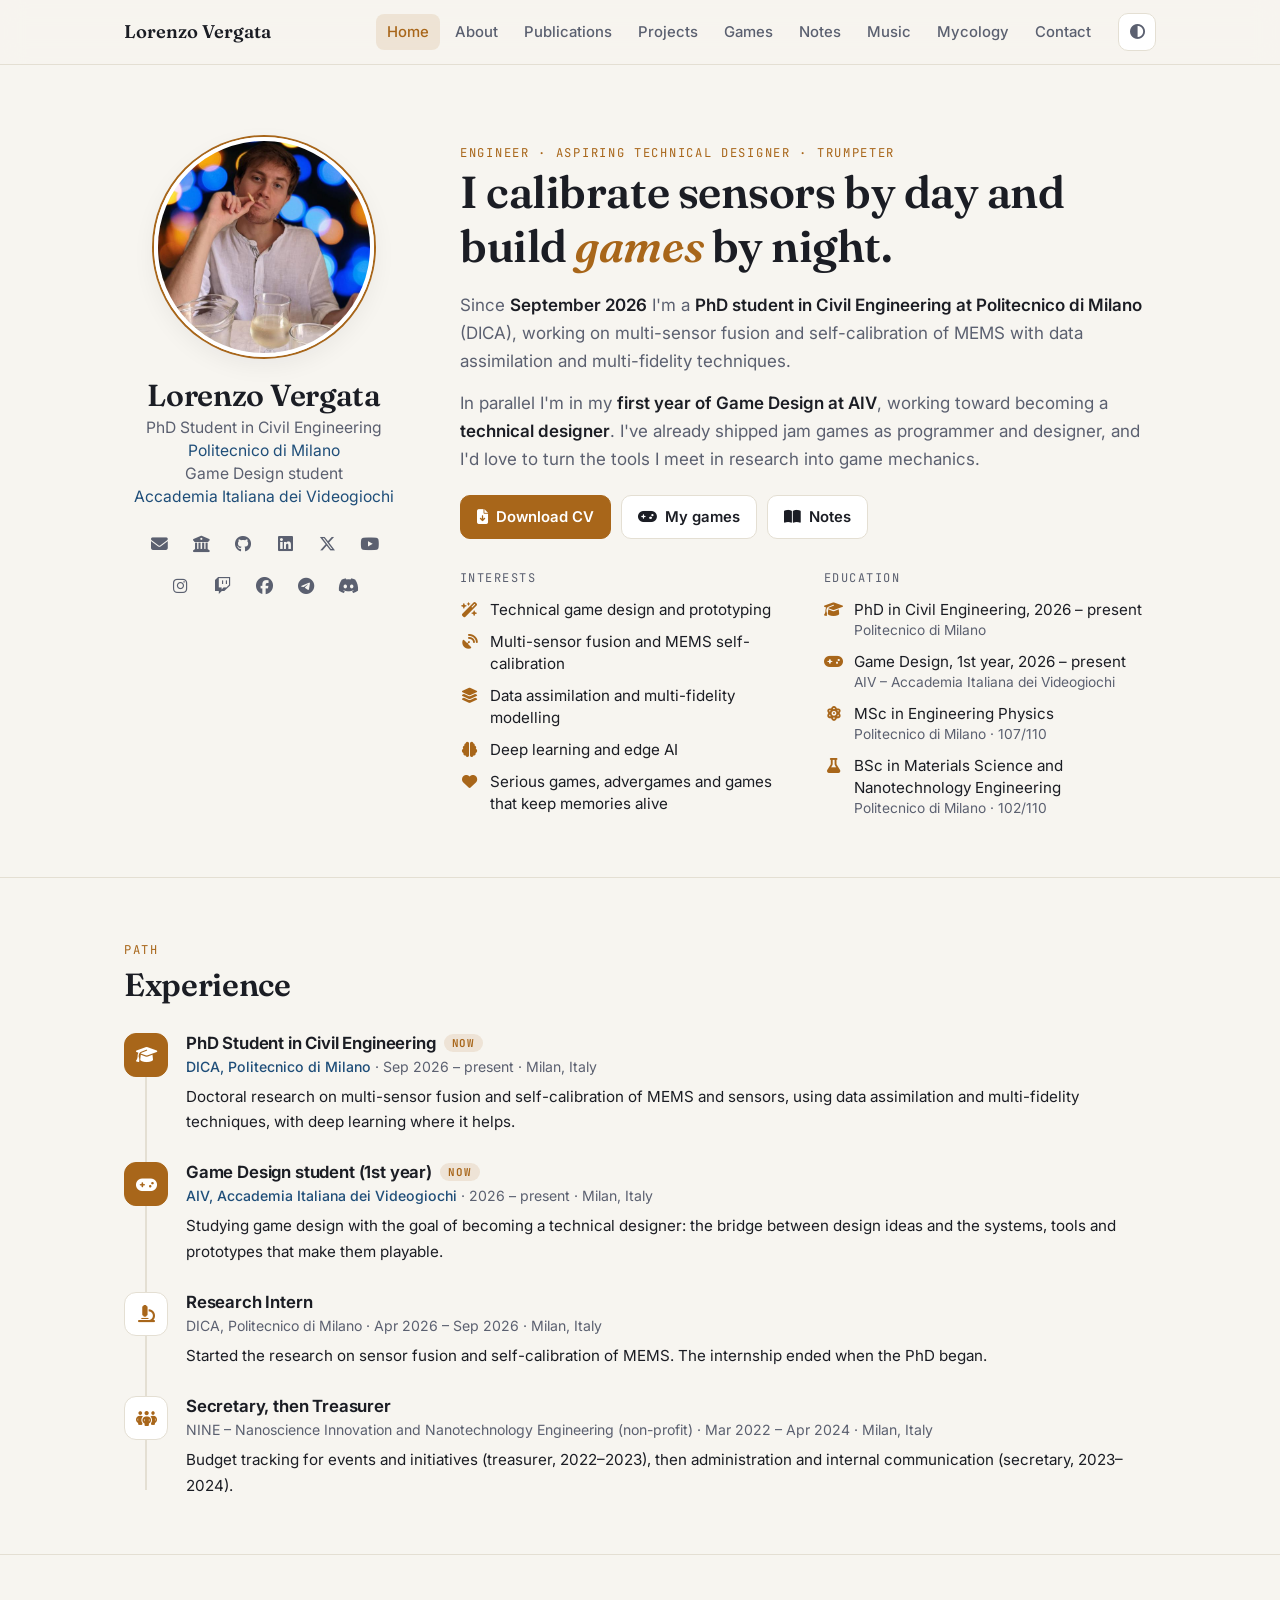
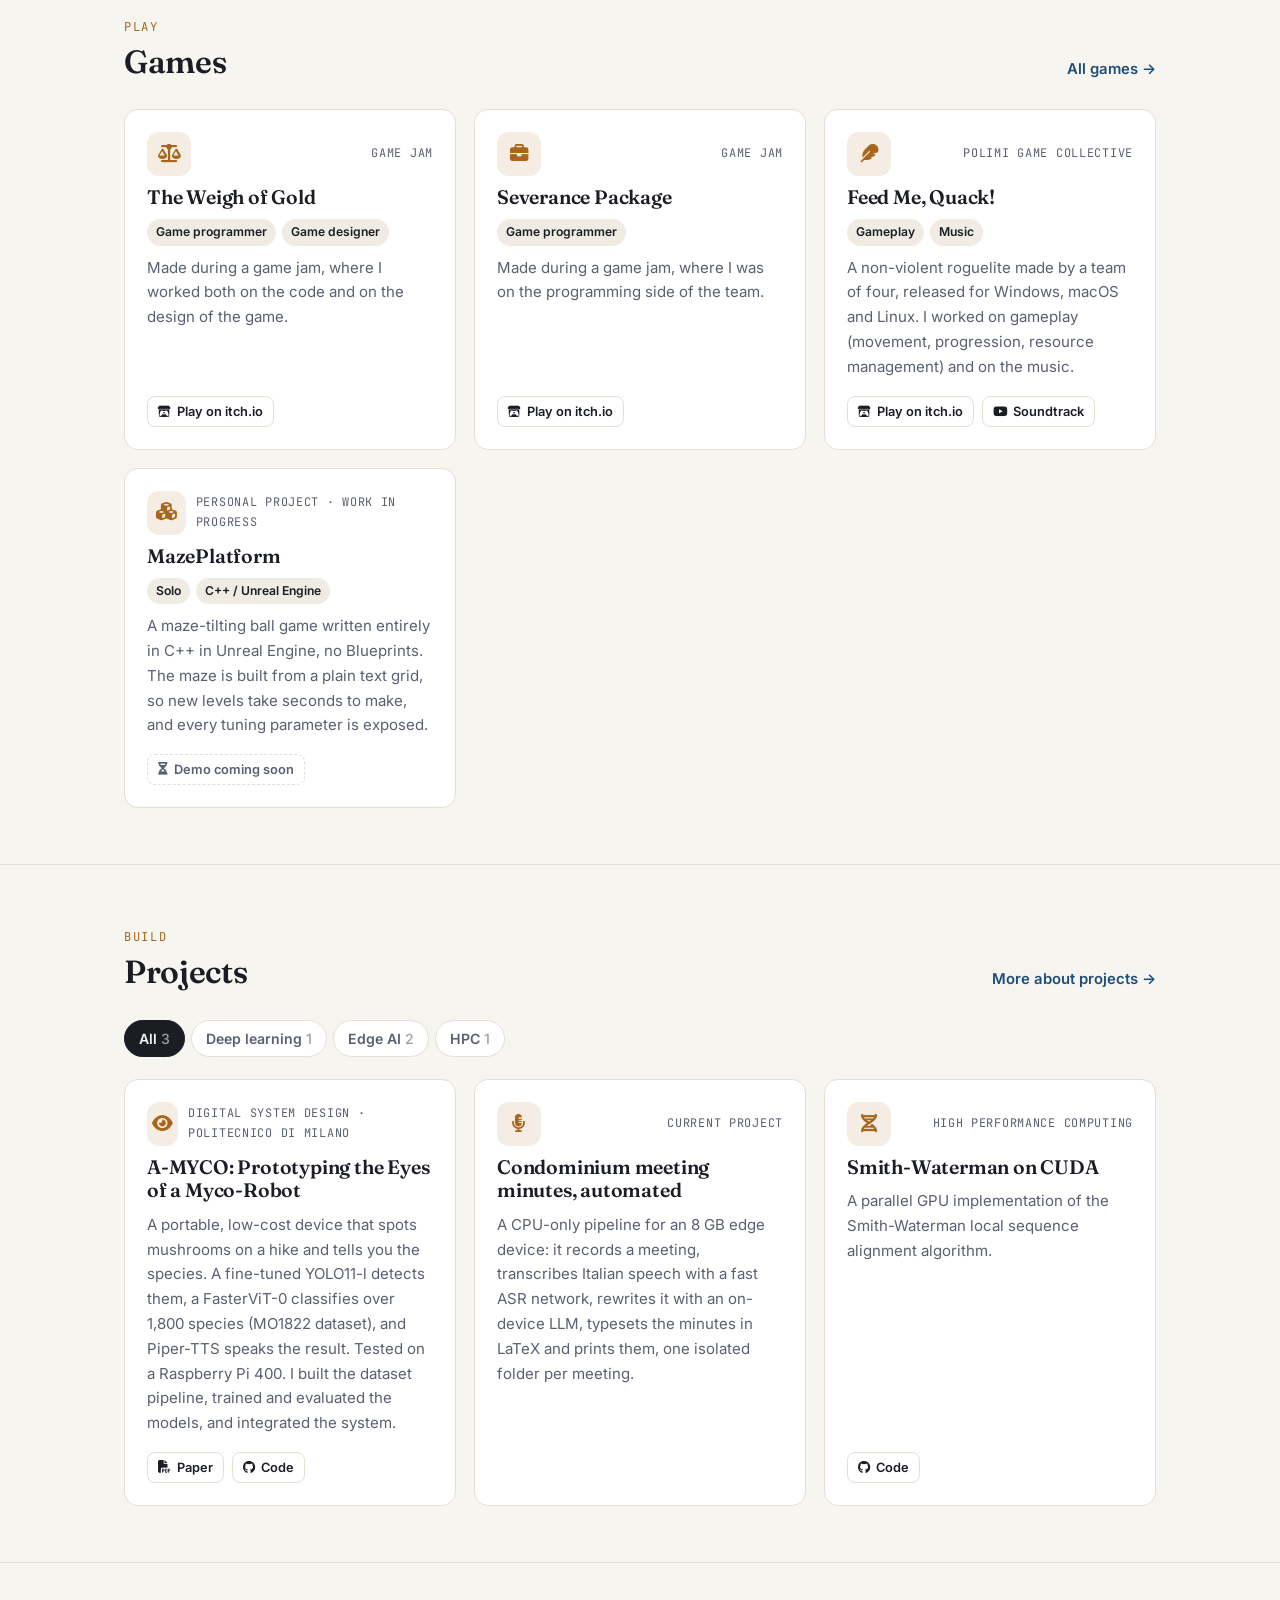
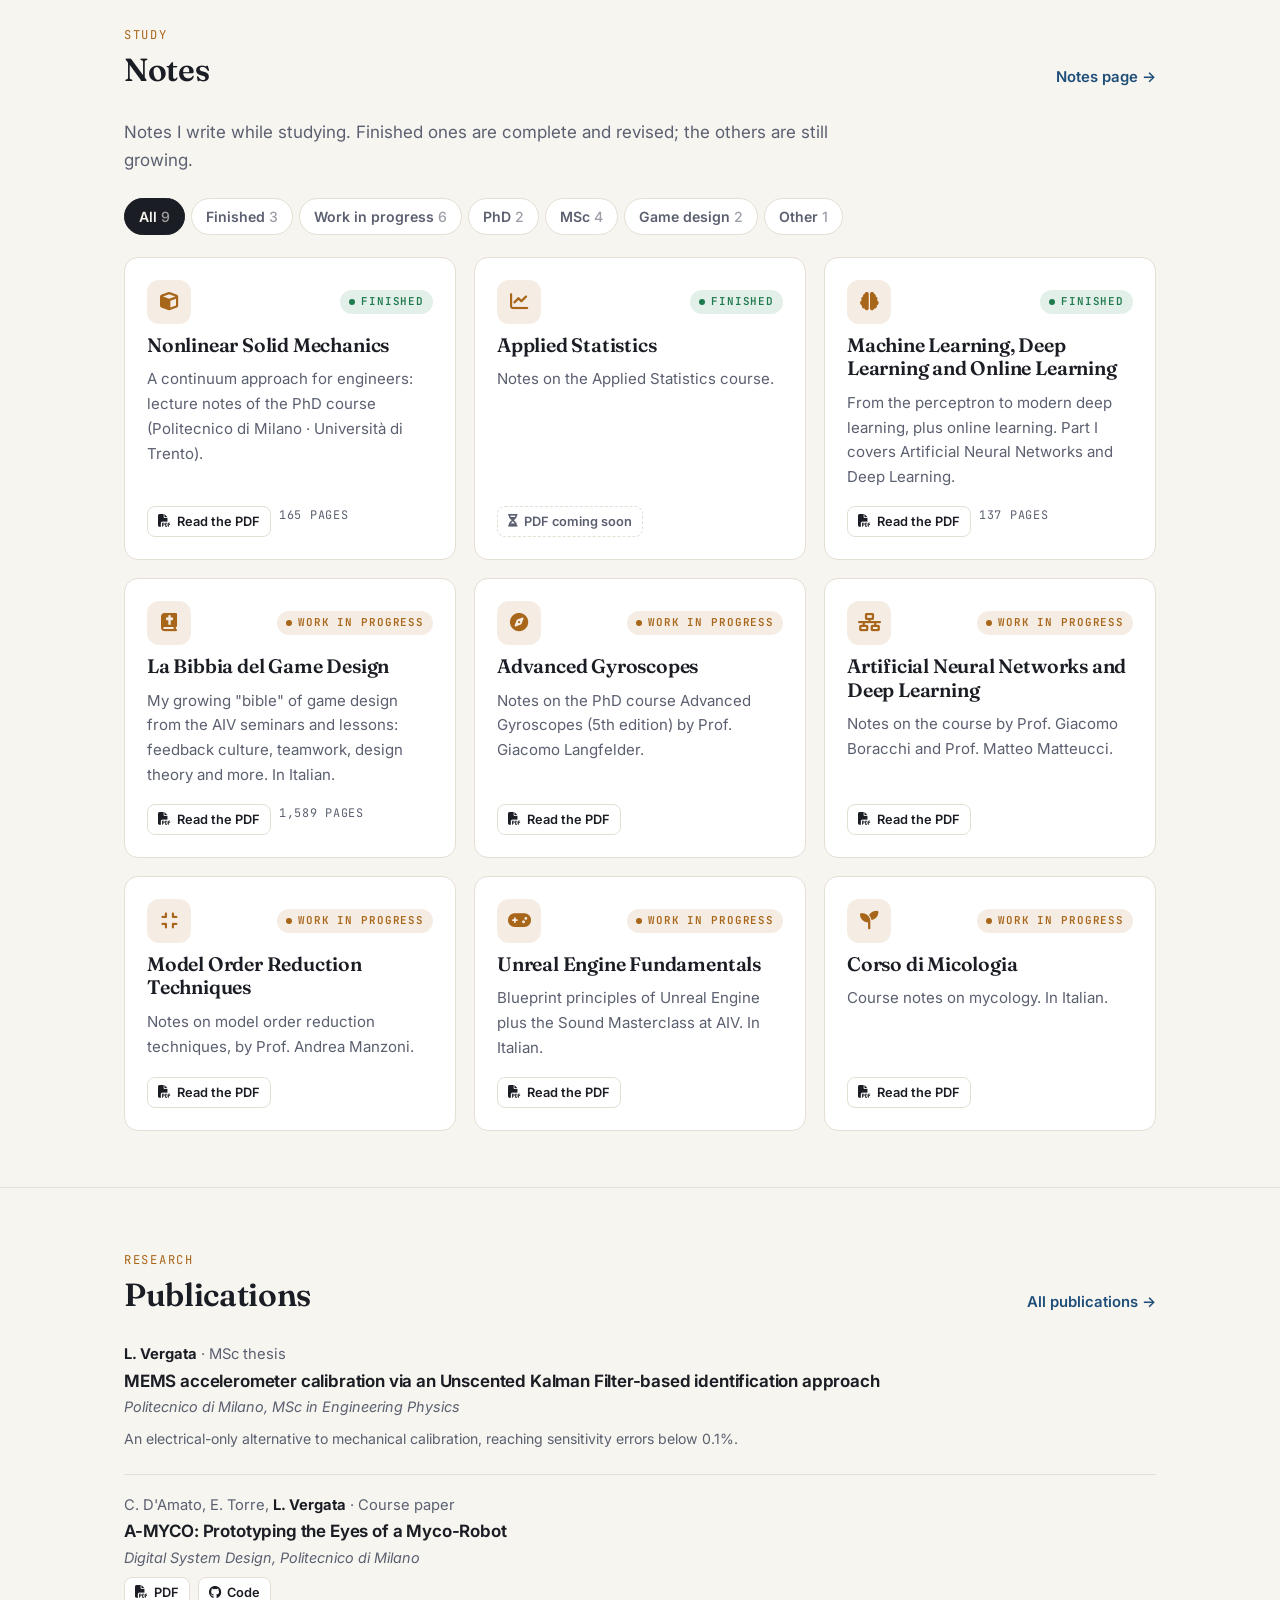
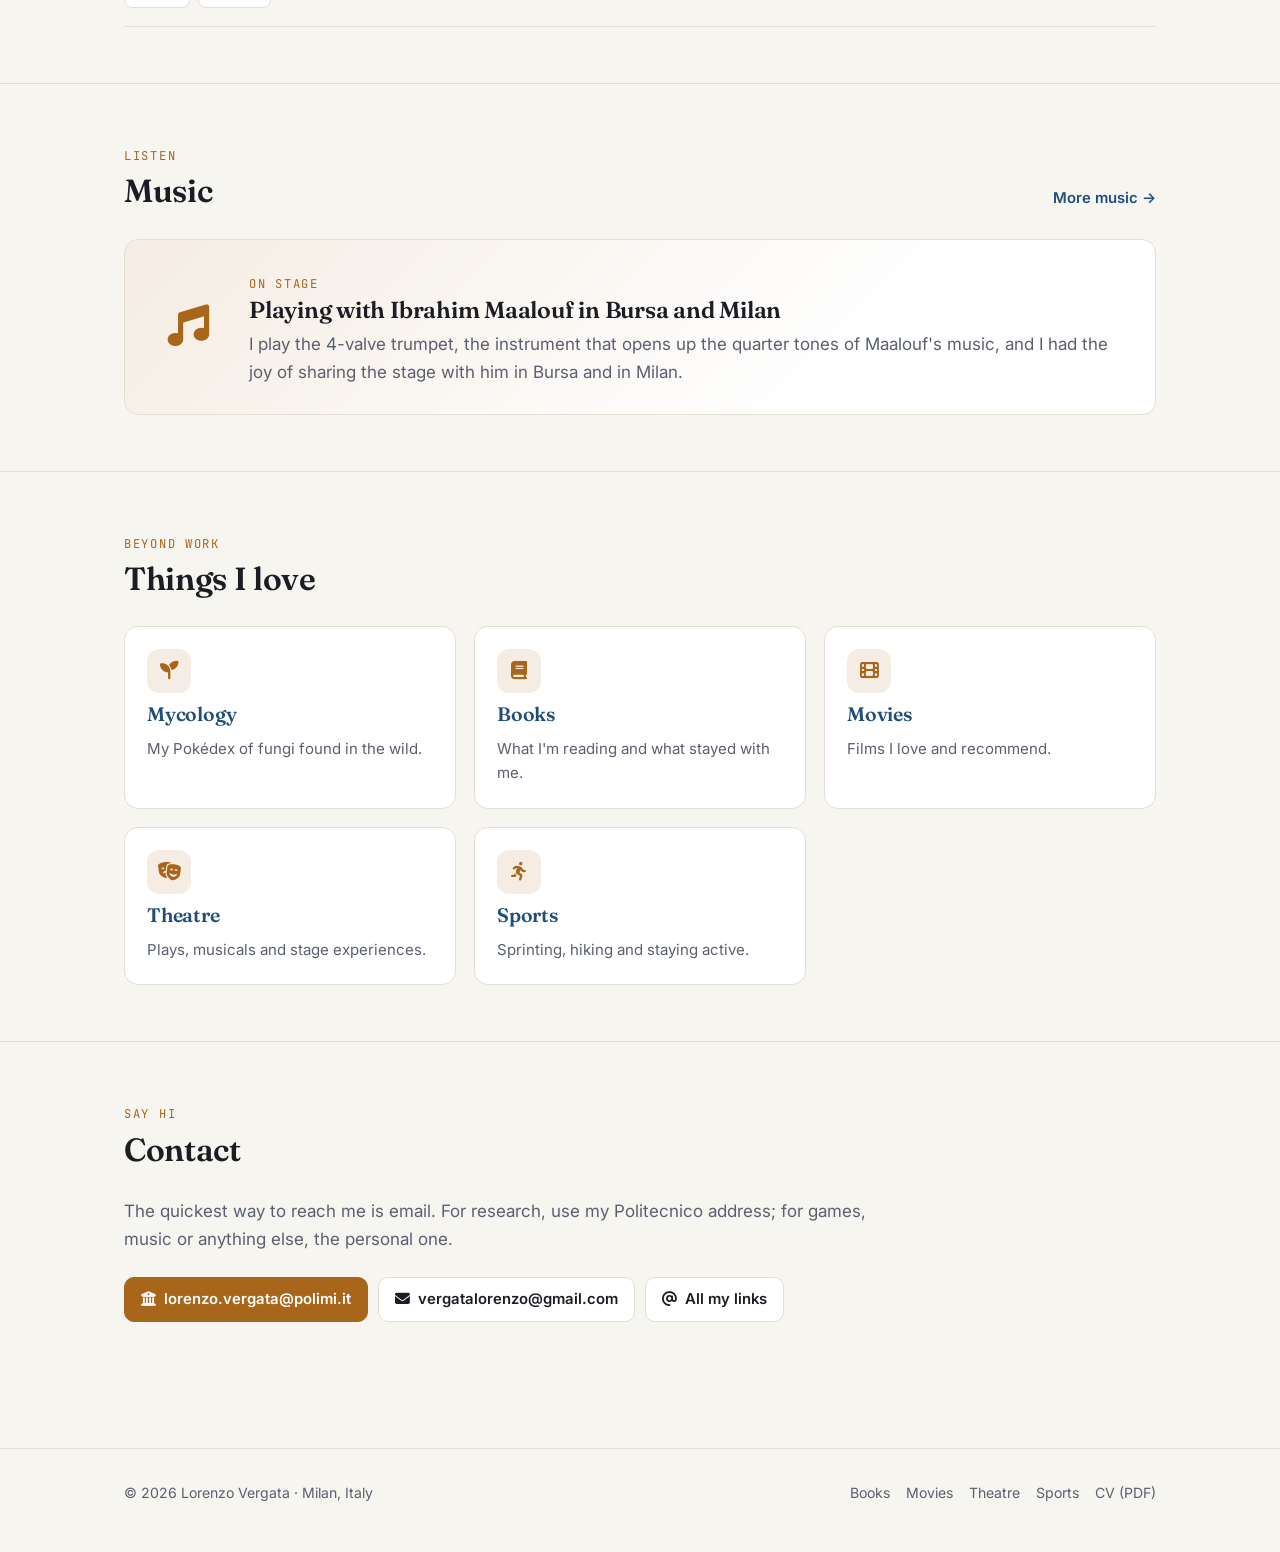
<file: index.html>
<!DOCTYPE html>
<html lang="en">
<head>
    <meta charset="UTF-8">
    <meta name="viewport" content="width=device-width, initial-scale=1.0">
    <title>Lorenzo Vergata</title>
    <meta name="description" content="Lorenzo Vergata: PhD student in Civil Engineering at Politecnico di Milano and Game Design student at AIV.">
    <meta property="og:title" content="Lorenzo Vergata">
    <meta property="og:description" content="Lorenzo Vergata: PhD student in Civil Engineering at Politecnico di Milano and Game Design student at AIV.">
    <meta property="og:image" content="images/avatar.png">
    <link rel="icon" href="images/avatar.png">
    <script>try{var t=localStorage.getItem('theme');if(t==='light'||t==='dark')document.documentElement.setAttribute('data-theme',t);}catch(e){}</script>
    <link rel="preconnect" href="https://fonts.googleapis.com">
    <link rel="preconnect" href="https://fonts.gstatic.com" crossorigin>
    <link rel="stylesheet" href="https://fonts.googleapis.com/css2?family=Fraunces:ital,opsz,wght@0,9..144,500;0,9..144,600;1,9..144,500&family=Inter:wght@400;500;600;700&family=JetBrains+Mono:wght@500;600&display=swap">
    <link rel="stylesheet" href="https://cdnjs.cloudflare.com/ajax/libs/font-awesome/6.5.1/css/all.min.css">
    <link rel="stylesheet" href="css/style.css">
</head>
<body>
    <header class="navbar">
        <div class="container">
            <a class="brand" href="index.html">Lorenzo Vergata</a>
            <ul class="nav-links">
                <li><a href="index.html">Home</a></li>
                <li><a href="about.html">About</a></li>
                <li><a href="publications.html">Publications</a></li>
                <li><a href="projects.html">Projects</a></li>
                <li><a href="videogames.html">Games</a></li>
                <li><a href="notes.html">Notes</a></li>
                <li><a href="music.html">Music</a></li>
                <li><a href="mycology.html">Mycology</a></li>
                <li><a href="contact.html">Contact</a></li>
            </ul>
            <button class="icon-btn theme-btn" type="button" aria-label="Change theme"><i class="fas fa-circle-half-stroke"></i></button>
            <button class="icon-btn menu-btn" type="button" aria-label="Open menu" aria-expanded="false"><i class="fas fa-bars"></i></button>
        </div>
    </header>

    <main>
        <section class="hero">
            <div class="container hero-grid">
                <div class="profile reveal">
                    <img src="images/avatar.png" alt="Portrait of Lorenzo Vergata" class="avatar">
                    <h1>Lorenzo Vergata</h1>
                    <p class="role">PhD Student in Civil Engineering<br><a href="https://www.polimi.it/" target="_blank" rel="noopener">Politecnico di Milano</a></p>
                    <p class="role">Game Design student<br><a href="https://aiv01.it/" target="_blank" rel="noopener">Accademia Italiana dei Videogiochi</a></p>
                    <div class="socials">
                        <a href="mailto:vergatalorenzo@gmail.com" title="Personal email" aria-label="Personal email"><i class="fas fa-envelope"></i></a>
                        <a href="mailto:lorenzo.vergata@polimi.it" title="Institutional email" aria-label="Institutional email"><i class="fas fa-building-columns"></i></a>
                        <a href="https://github.com/Penzo00" title="GitHub" aria-label="GitHub" target="_blank" rel="noopener"><i class="fab fa-github"></i></a>
                        <a href="https://linkedin.com/in/lorenzo-vergata-b988a5234" title="LinkedIn" aria-label="LinkedIn" target="_blank" rel="noopener"><i class="fab fa-linkedin"></i></a>
                        <a href="https://twitter.com/verg_sace" title="X / Twitter" aria-label="X / Twitter" target="_blank" rel="noopener"><i class="fab fa-x-twitter"></i></a>
                        <a href="https://youtube.com/@lorenzovergata3347" title="YouTube" aria-label="YouTube" target="_blank" rel="noopener"><i class="fab fa-youtube"></i></a>
                        <a href="https://instagram.com/verg.sace/" title="Instagram" aria-label="Instagram" target="_blank" rel="noopener"><i class="fab fa-instagram"></i></a>
                        <a href="https://www.twitch.tv/son_of_penzo" title="Twitch" aria-label="Twitch" target="_blank" rel="noopener"><i class="fab fa-twitch"></i></a>
                        <a href="https://facebook.com/lorenzo.vergata.7" title="Facebook" aria-label="Facebook" target="_blank" rel="noopener"><i class="fab fa-facebook"></i></a>
                        <a href="https://t.me/io_mammeta_e_rum" title="Telegram" aria-label="Telegram" target="_blank" rel="noopener"><i class="fab fa-telegram"></i></a>
                        <a href="https://discord.com/users/penz00" title="Discord" aria-label="Discord" target="_blank" rel="noopener"><i class="fab fa-discord"></i></a>
                    </div>
                </div>
                <div class="hero-text reveal">
                    <span class="kicker">Engineer · aspiring technical designer · trumpeter</span>
                    <h2>I calibrate sensors by day and build <em>games</em> by night.</h2>
                    <p>Since <strong>September 2026</strong> I'm a <strong>PhD student in Civil Engineering at Politecnico di Milano</strong> (DICA), working on multi-sensor fusion and self-calibration of MEMS with data assimilation and multi-fidelity techniques.</p>
                    <p>In parallel I'm in my <strong>first year of Game Design at AIV</strong>, working toward becoming a <strong>technical designer</strong>. I've already shipped jam games as programmer and designer, and I'd love to turn the tools I meet in research into game mechanics.</p>
                    <div class="cta-row">
                        <a class="btn primary" href="files/cv/Lorenzo_Vergata_CV.pdf" target="_blank"><i class="fas fa-file-arrow-down"></i> Download CV</a>
                        <a class="btn" href="videogames.html"><i class="fas fa-gamepad"></i> My games</a>
                        <a class="btn" href="notes.html"><i class="fas fa-book-open"></i> Notes</a>
                    </div>
                    <div class="two-col">
                        <div><div class="mini-title">Interests</div><ul class="icon-list"><li><i class="fas fa-wand-magic-sparkles"></i><span>Technical game design and prototyping</span></li><li><i class="fas fa-satellite-dish"></i><span>Multi-sensor fusion and MEMS self-calibration</span></li><li><i class="fas fa-layer-group"></i><span>Data assimilation and multi-fidelity modelling</span></li><li><i class="fas fa-brain"></i><span>Deep learning and edge AI</span></li><li><i class="fas fa-heart"></i><span>Serious games, advergames and games that keep memories alive</span></li></ul></div>
                        <div><div class="mini-title">Education</div><ul class="icon-list"><li><i class="fas fa-graduation-cap"></i><span>PhD in Civil Engineering, 2026 – present<span class="sub">Politecnico di Milano</span></span></li><li><i class="fas fa-gamepad"></i><span>Game Design, 1st year, 2026 – present<span class="sub">AIV – Accademia Italiana dei Videogiochi</span></span></li><li><i class="fas fa-atom"></i><span>MSc in Engineering Physics<span class="sub">Politecnico di Milano · 107/110</span></span></li><li><i class="fas fa-flask"></i><span>BSc in Materials Science and Nanotechnology Engineering<span class="sub">Politecnico di Milano · 102/110</span></span></li></ul></div>
                    </div>
                </div>
            </div>
        </section>

        <section class="section" id="experience">
            <div class="container">
                <div class="section-head"><div><span class="kicker">Path</span><h2>Experience</h2></div></div>
<ol class="timeline">
<li class="tl-item current reveal">
    <div class="tl-dot"><i class="fas fa-graduation-cap"></i></div>
    <div class="tl-body">
        <h3>PhD Student in Civil Engineering<span class="tag-now">now</span></h3>
        <div class="tl-meta"><a href="https://www.dica.polimi.it/" target="_blank" rel="noopener">DICA, Politecnico di Milano</a> · Sep 2026 – present · Milan, Italy</div>
        <p>Doctoral research on multi-sensor fusion and self-calibration of MEMS and sensors, using data assimilation and multi-fidelity techniques, with deep learning where it helps.</p>
    </div>
</li>
<li class="tl-item current reveal">
    <div class="tl-dot"><i class="fas fa-gamepad"></i></div>
    <div class="tl-body">
        <h3>Game Design student (1st year)<span class="tag-now">now</span></h3>
        <div class="tl-meta"><a href="https://aiv01.it/" target="_blank" rel="noopener">AIV, Accademia Italiana dei Videogiochi</a> · 2026 – present · Milan, Italy</div>
        <p>Studying game design with the goal of becoming a technical designer: the bridge between design ideas and the systems, tools and prototypes that make them playable.</p>
    </div>
</li>
<li class="tl-item reveal">
    <div class="tl-dot"><i class="fas fa-microscope"></i></div>
    <div class="tl-body">
        <h3>Research Intern</h3>
        <div class="tl-meta">DICA, Politecnico di Milano · Apr 2026 – Sep 2026 · Milan, Italy</div>
        <p>Started the research on sensor fusion and self-calibration of MEMS. The internship ended when the PhD began.</p>
    </div>
</li>
<li class="tl-item reveal">
    <div class="tl-dot"><i class="fas fa-people-group"></i></div>
    <div class="tl-body">
        <h3>Secretary, then Treasurer</h3>
        <div class="tl-meta">NINE – Nanoscience Innovation and Nanotechnology Engineering (non-profit) · Mar 2022 – Apr 2024 · Milan, Italy</div>
        <p>Budget tracking for events and initiatives (treasurer, 2022–2023), then administration and internal communication (secretary, 2023–2024).</p>
    </div>
</li>
</ol>
            </div>
        </section>

        <section class="section" id="games">
            <div class="container">
                <div class="section-head"><div><span class="kicker">Play</span><h2>Games</h2></div><a class="more" href="videogames.html">All games →</a></div>
<div class="grid">
<article class="card reveal">
    <div class="card-top"><div class="card-icon"><i class="fas fa-scale-balanced"></i></div><span class="meta">Game jam</span></div>
    <h3>The Weigh of Gold</h3>
    <div class="roles"><span class="role-pill">Game programmer</span><span class="role-pill">Game designer</span></div>
    <p>Made during a game jam, where I worked both on the code and on the design of the game.</p>
    <div class="links"><a class="chip" href="https://gabris-games.itch.io/the-weigh-of-gold" target="_blank" rel="noopener"><i class="fab fa-itch-io"></i> Play on itch.io</a></div>
</article>
<article class="card reveal">
    <div class="card-top"><div class="card-icon"><i class="fas fa-briefcase"></i></div><span class="meta">Game jam</span></div>
    <h3>Severance Package</h3>
    <div class="roles"><span class="role-pill">Game programmer</span></div>
    <p>Made during a game jam, where I was on the programming side of the team.</p>
    <div class="links"><a class="chip" href="https://gaetanostrong.itch.io/severancepackage" target="_blank" rel="noopener"><i class="fab fa-itch-io"></i> Play on itch.io</a></div>
</article>
<article class="card reveal">
    <div class="card-top"><div class="card-icon"><i class="fas fa-feather"></i></div><span class="meta">POLIMI Game Collective</span></div>
    <h3>Feed Me, Quack!</h3>
    <div class="roles"><span class="role-pill">Gameplay</span><span class="role-pill">Music</span></div>
    <p>A non-violent roguelite made by a team of four, released for Windows, macOS and Linux. I worked on gameplay (movement, progression, resource management) and on the music.</p>
    <div class="links"><a class="chip" href="https://polimi-game-collective.itch.io/feed-me-quack" target="_blank" rel="noopener"><i class="fab fa-itch-io"></i> Play on itch.io</a><a class="chip" href="https://youtube.com/playlist?list=PL4NXnjC2Ge8k98CCdnWOxEuFNA-fYNRNS&si=g8nIo1FvPJ-actdr" target="_blank" rel="noopener"><i class="fab fa-youtube"></i> Soundtrack</a></div>
</article>
<article class="card reveal">
    <div class="card-top"><div class="card-icon"><i class="fas fa-cubes"></i></div><span class="meta">Personal project · work in progress</span></div>
    <h3>MazePlatform</h3>
    <div class="roles"><span class="role-pill">Solo</span><span class="role-pill">C++ / Unreal Engine</span></div>
    <p>A maze-tilting ball game written entirely in C++ in Unreal Engine, no Blueprints. The maze is built from a plain text grid, so new levels take seconds to make, and every tuning parameter is exposed.</p>
    <div class="links"><span class="chip disabled"><i class="fas fa-hourglass-half"></i> Demo coming soon</span></div>
</article>
</div>
            </div>
        </section>

        <section class="section" id="projects">
            <div class="container">
                <div class="section-head"><div><span class="kicker">Build</span><h2>Projects</h2></div><a class="more" href="projects.html">More about projects →</a></div>
<div class="filters" data-target="#project-grid" role="toolbar" aria-label="Filter projects"><button class="filter active" data-filter="all" aria-pressed="true">All</button><button class="filter" data-filter="dl" aria-pressed="false">Deep learning</button><button class="filter" data-filter="edge" aria-pressed="false">Edge AI</button><button class="filter" data-filter="hpc" aria-pressed="false">HPC</button></div>
<div class="grid" id="project-grid">
<article class="card reveal" data-tags="dl edge">
    <div class="card-top"><div class="card-icon"><i class="fas fa-eye"></i></div><span class="meta">Digital System Design · Politecnico di Milano</span></div>
    <h3>A-MYCO: Prototyping the Eyes of a Myco-Robot</h3>
    <p>A portable, low-cost device that spots mushrooms on a hike and tells you the species. A fine-tuned YOLO11-l detects them, a FasterViT-0 classifies over 1,800 species (MO1822 dataset), and Piper-TTS speaks the result. Tested on a Raspberry Pi 400. I built the dataset pipeline, trained and evaluated the models, and integrated the system.</p>
    <div class="links"><a class="chip" href="files/projects/DSD_Group_11___IEEE_Conference_Template.pdf" target="_blank"><i class="fas fa-file-pdf"></i> Paper</a><a class="chip" href="https://github.com/Penzo00/AMYCO-Robot" target="_blank" rel="noopener"><i class="fab fa-github"></i> Code</a></div>
</article>
<article class="card reveal" data-tags="edge">
    <div class="card-top"><div class="card-icon"><i class="fas fa-microphone-lines"></i></div><span class="meta">Current project</span></div>
    <h3>Condominium meeting minutes, automated</h3>
    <p>A CPU-only pipeline for an 8 GB edge device: it records a meeting, transcribes Italian speech with a fast ASR network, rewrites it with an on-device LLM, typesets the minutes in LaTeX and prints them, one isolated folder per meeting.</p>
    <div class="links"></div>
</article>
<article class="card reveal" data-tags="hpc">
    <div class="card-top"><div class="card-icon"><i class="fas fa-dna"></i></div><span class="meta">High Performance Computing</span></div>
    <h3>Smith-Waterman on CUDA</h3>
    <p>A parallel GPU implementation of the Smith-Waterman local sequence alignment algorithm.</p>
    <div class="links"><a class="chip" href="https://github.com/Penzo00/Smith-Waterman" target="_blank" rel="noopener"><i class="fab fa-github"></i> Code</a></div>
</article>
</div>
            </div>
        </section>

        <section class="section" id="notes">
            <div class="container">
                <div class="section-head"><div><span class="kicker">Study</span><h2>Notes</h2></div><a class="more" href="notes.html">Notes page →</a></div>
<p class="lead">Notes I write while studying. Finished ones are complete and revised; the others are still growing.</p><div class="filters" data-target="#home-notes" role="toolbar" aria-label="Filter notes"><button class="filter active" data-filter="all" aria-pressed="true">All</button><button class="filter" data-filter="done" aria-pressed="false">Finished</button><button class="filter" data-filter="wip" aria-pressed="false">Work in progress</button><button class="filter" data-filter="phd" aria-pressed="false">PhD</button><button class="filter" data-filter="msc" aria-pressed="false">MSc</button><button class="filter" data-filter="aiv" aria-pressed="false">Game design</button><button class="filter" data-filter="other" aria-pressed="false">Other</button></div>
<div class="grid compact" id="home-notes">
<article class="card reveal" data-tags="done phd">
    <div class="card-top"><div class="card-icon"><i class="fas fa-cube"></i></div><span class="badge done">Finished</span></div>
    <h3>Nonlinear Solid Mechanics</h3>
    <p>A continuum approach for engineers: lecture notes of the PhD course (Politecnico di Milano · Università di Trento).</p>
    <div class="links"><a class="chip" href="files/notes/Nonlinear_Solid_Mechanics.pdf" target="_blank"><i class="fas fa-file-pdf"></i> Read the PDF</a><span class="meta">165 pages</span></div>
</article>
<article class="card reveal" data-tags="done msc">
    <div class="card-top"><div class="card-icon"><i class="fas fa-chart-line"></i></div><span class="badge done">Finished</span></div>
    <h3>Applied Statistics</h3>
    <p>Notes on the Applied Statistics course.</p>
    <div class="links"><span class="chip disabled"><i class="fas fa-hourglass-half"></i> PDF coming soon</span></div>
</article>
<article class="card reveal" data-tags="done msc">
    <div class="card-top"><div class="card-icon"><i class="fas fa-brain"></i></div><span class="badge done">Finished</span></div>
    <h3>Machine Learning, Deep Learning and Online Learning</h3>
    <p>From the perceptron to modern deep learning, plus online learning. Part I covers Artificial Neural Networks and Deep Learning.</p>
    <div class="links"><a class="chip" href="files/notes/Machine_Learning_Deep_Learning_Online_Learning.pdf" target="_blank"><i class="fas fa-file-pdf"></i> Read the PDF</a><span class="meta">137 pages</span></div>
</article>
<article class="card reveal" data-tags="wip aiv">
    <div class="card-top"><div class="card-icon"><i class="fas fa-book-bible"></i></div><span class="badge wip">Work in progress</span></div>
    <h3>La Bibbia del Game Design</h3>
    <p>My growing "bible" of game design from the AIV seminars and lessons: feedback culture, teamwork, design theory and more. In Italian.</p>
    <div class="links"><a class="chip" href="files/notes/La_Bibbia_del_Game_Design.pdf" target="_blank"><i class="fas fa-file-pdf"></i> Read the PDF</a><span class="meta">1,589 pages</span></div>
</article>
<article class="card reveal" data-tags="wip phd">
    <div class="card-top"><div class="card-icon"><i class="fas fa-compass"></i></div><span class="badge wip">Work in progress</span></div>
    <h3>Advanced Gyroscopes</h3>
    <p>Notes on the PhD course Advanced Gyroscopes (5th edition) by Prof. Giacomo Langfelder.</p>
    <div class="links"><a class="chip" href="files/notes/Lecture_Notes_on_Advanced_Gyroscopes.pdf" target="_blank"><i class="fas fa-file-pdf"></i> Read the PDF</a></div>
</article>
<article class="card reveal" data-tags="wip msc">
    <div class="card-top"><div class="card-icon"><i class="fas fa-network-wired"></i></div><span class="badge wip">Work in progress</span></div>
    <h3>Artificial Neural Networks and Deep Learning</h3>
    <p>Notes on the course by Prof. Giacomo Boracchi and Prof. Matteo Matteucci.</p>
    <div class="links"><a class="chip" href="files/notes/ANN.pdf" target="_blank"><i class="fas fa-file-pdf"></i> Read the PDF</a></div>
</article>
<article class="card reveal" data-tags="wip msc">
    <div class="card-top"><div class="card-icon"><i class="fas fa-compress"></i></div><span class="badge wip">Work in progress</span></div>
    <h3>Model Order Reduction Techniques</h3>
    <p>Notes on model order reduction techniques, by Prof. Andrea Manzoni.</p>
    <div class="links"><a class="chip" href="files/notes/Model_Order_Reduction_Techniques.pdf" target="_blank"><i class="fas fa-file-pdf"></i> Read the PDF</a></div>
</article>
<article class="card reveal" data-tags="wip aiv">
    <div class="card-top"><div class="card-icon"><i class="fas fa-gamepad"></i></div><span class="badge wip">Work in progress</span></div>
    <h3>Unreal Engine Fundamentals</h3>
    <p>Blueprint principles of Unreal Engine plus the Sound Masterclass at AIV. In Italian.</p>
    <div class="links"><a class="chip" href="files/notes/Introduzione_a_Unreal_Engine.pdf" target="_blank"><i class="fas fa-file-pdf"></i> Read the PDF</a></div>
</article>
<article class="card reveal" data-tags="wip other">
    <div class="card-top"><div class="card-icon"><i class="fas fa-seedling"></i></div><span class="badge wip">Work in progress</span></div>
    <h3>Corso di Micologia</h3>
    <p>Course notes on mycology. In Italian.</p>
    <div class="links"><a class="chip" href="files/mycology/Corso_di_Micologia.pdf" target="_blank"><i class="fas fa-file-pdf"></i> Read the PDF</a></div>
</article>
</div>
            </div>
        </section>

        <section class="section" id="publications">
            <div class="container">
                <div class="section-head"><div><span class="kicker">Research</span><h2>Publications</h2></div><a class="more" href="publications.html">All publications →</a></div>
<ul class="pub-list">
<li class="pub reveal">
    <div class="authors"><strong>L. Vergata</strong> · MSc thesis</div>
    <h3>MEMS accelerometer calibration via an Unscented Kalman Filter-based identification approach</h3>
    <div class="venue">Politecnico di Milano, MSc in Engineering Physics</div>
    <p class="tl-meta">An electrical-only alternative to mechanical calibration, reaching sensitivity errors below 0.1%.</p>
</li>
<li class="pub reveal">
    <div class="authors">C. D'Amato, E. Torre, <strong>L. Vergata</strong> · Course paper</div>
    <h3>A-MYCO: Prototyping the Eyes of a Myco-Robot</h3>
    <div class="venue">Digital System Design, Politecnico di Milano</div>
    <div class="links" style="display:flex;gap:8px;flex-wrap:wrap"><a class="chip" href="files/projects/DSD_Group_11___IEEE_Conference_Template.pdf" target="_blank"><i class="fas fa-file-pdf"></i> PDF</a><a class="chip" href="https://github.com/Penzo00/AMYCO-Robot" target="_blank" rel="noopener"><i class="fab fa-github"></i> Code</a></div>
</li>
</ul>
            </div>
        </section>

        <section class="section" id="music">
            <div class="container">
                <div class="section-head"><div><span class="kicker">Listen</span><h2>Music</h2></div><a class="more" href="music.html">More music →</a></div>
<div class="feature reveal">
    <div class="big-icon"><i class="fas fa-music"></i></div>
    <div>
        <span class="kicker">On stage</span>
        <h3>Playing with Ibrahim Maalouf in Bursa and Milan</h3>
        <p>I play the 4-valve trumpet, the instrument that opens up the quarter tones of Maalouf's music, and I had the joy of sharing the stage with him in Bursa and in Milan.</p>
    </div>
</div>
            </div>
        </section>

        <section class="section" id="beyond">
            <div class="container">
                <div class="section-head"><div><span class="kicker">Beyond work</span><h2>Things I love</h2></div></div>
<div class="grid compact">
    <a class="card reveal" href="mycology.html"><div class="card-icon"><i class="fas fa-seedling"></i></div><h3>Mycology</h3><p>My Pokédex of fungi found in the wild.</p></a>
    <a class="card reveal" href="books.html"><div class="card-icon"><i class="fas fa-book"></i></div><h3>Books</h3><p>What I'm reading and what stayed with me.</p></a>
    <a class="card reveal" href="movies.html"><div class="card-icon"><i class="fas fa-film"></i></div><h3>Movies</h3><p>Films I love and recommend.</p></a>
    <a class="card reveal" href="theatre.html"><div class="card-icon"><i class="fas fa-masks-theater"></i></div><h3>Theatre</h3><p>Plays, musicals and stage experiences.</p></a>
    <a class="card reveal" href="sports.html"><div class="card-icon"><i class="fas fa-person-running"></i></div><h3>Sports</h3><p>Sprinting, hiking and staying active.</p></a>
</div>
            </div>
        </section>

        <section class="section" id="contact">
            <div class="container">
                <div class="section-head"><div><span class="kicker">Say hi</span><h2>Contact</h2></div></div>
<p class="lead">The quickest way to reach me is email. For research, use my Politecnico address; for games, music or anything else, the personal one.</p>
<div class="cta-row" style="margin-top:0">
    <a class="btn primary" href="mailto:lorenzo.vergata@polimi.it"><i class="fas fa-building-columns"></i> lorenzo.vergata@polimi.it</a>
    <a class="btn" href="mailto:vergatalorenzo@gmail.com"><i class="fas fa-envelope"></i> vergatalorenzo@gmail.com</a>
    <a class="btn" href="contact.html"><i class="fas fa-at"></i> All my links</a>
</div>
            </div>
        </section>
    </main>

    <footer>
        <div class="container">
            <span>© <span id="year">2026</span> Lorenzo Vergata · Milan, Italy</span>
            <nav><a href="books.html">Books</a> <a href="movies.html">Movies</a> <a href="theatre.html">Theatre</a> <a href="sports.html">Sports</a> <a href="files/cv/Lorenzo_Vergata_CV.pdf">CV (PDF)</a></nav>
        </div>
    </footer>

    <script src="js/script.js"></script>
</body>
</html>
</file>
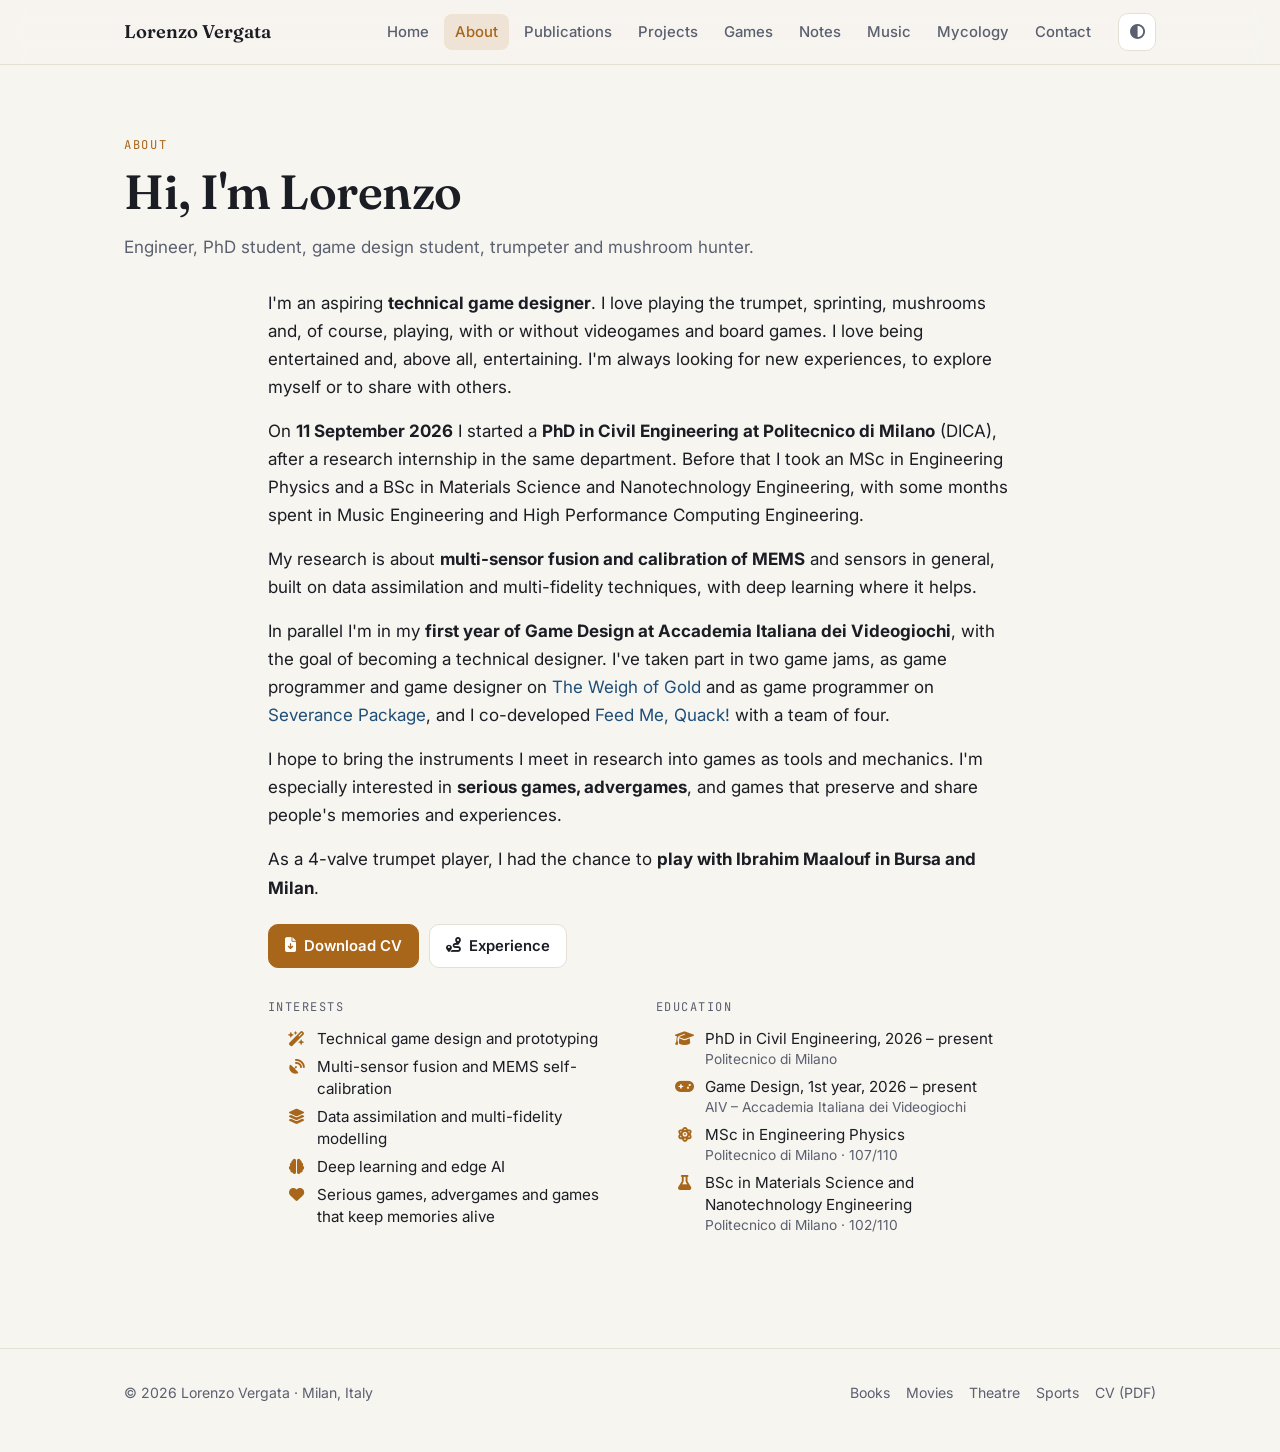
<file: about.html>
<!DOCTYPE html>
<html lang="en">
<head>
    <meta charset="UTF-8">
    <meta name="viewport" content="width=device-width, initial-scale=1.0">
    <title>About · Lorenzo Vergata</title>
    <meta name="description" content="Lorenzo Vergata: PhD student in Civil Engineering at Politecnico di Milano and Game Design student at AIV.">
    <meta property="og:title" content="About · Lorenzo Vergata">
    <meta property="og:description" content="Lorenzo Vergata: PhD student in Civil Engineering at Politecnico di Milano and Game Design student at AIV.">
    <meta property="og:image" content="images/avatar.png">
    <link rel="icon" href="images/avatar.png">
    <script>try{var t=localStorage.getItem('theme');if(t==='light'||t==='dark')document.documentElement.setAttribute('data-theme',t);}catch(e){}</script>
    <link rel="preconnect" href="https://fonts.googleapis.com">
    <link rel="preconnect" href="https://fonts.gstatic.com" crossorigin>
    <link rel="stylesheet" href="https://fonts.googleapis.com/css2?family=Fraunces:ital,opsz,wght@0,9..144,500;0,9..144,600;1,9..144,500&family=Inter:wght@400;500;600;700&family=JetBrains+Mono:wght@500;600&display=swap">
    <link rel="stylesheet" href="https://cdnjs.cloudflare.com/ajax/libs/font-awesome/6.5.1/css/all.min.css">
    <link rel="stylesheet" href="css/style.css">
</head>
<body>
    <header class="navbar">
        <div class="container">
            <a class="brand" href="index.html">Lorenzo Vergata</a>
            <ul class="nav-links">
                <li><a href="index.html">Home</a></li>
                <li><a href="about.html">About</a></li>
                <li><a href="publications.html">Publications</a></li>
                <li><a href="projects.html">Projects</a></li>
                <li><a href="videogames.html">Games</a></li>
                <li><a href="notes.html">Notes</a></li>
                <li><a href="music.html">Music</a></li>
                <li><a href="mycology.html">Mycology</a></li>
                <li><a href="contact.html">Contact</a></li>
            </ul>
            <button class="icon-btn theme-btn" type="button" aria-label="Change theme"><i class="fas fa-circle-half-stroke"></i></button>
            <button class="icon-btn menu-btn" type="button" aria-label="Open menu" aria-expanded="false"><i class="fas fa-bars"></i></button>
        </div>
    </header>

    <main>
        <section class="page-header">
            <div class="container">
                <span class="kicker">About</span>
                <h1>Hi, I'm Lorenzo</h1>
                <p>Engineer, PhD student, game design student, trumpeter and mushroom hunter.</p>
            </div>
        </section>
        <section class="section" style="border-top:0;padding-top:0">
            <div class="container prose">
                <p>I'm an aspiring <strong>technical game designer</strong>. I love playing the trumpet, sprinting, mushrooms and, of course, playing, with or without videogames and board games. I love being entertained and, above all, entertaining. I'm always looking for new experiences, to explore myself or to share with others.</p>
                <p>On <strong>11 September 2026</strong> I started a <strong>PhD in Civil Engineering at Politecnico di Milano</strong> (DICA), after a research internship in the same department. Before that I took an MSc in Engineering Physics and a BSc in Materials Science and Nanotechnology Engineering, with some months spent in Music Engineering and High Performance Computing Engineering.</p>
                <p>My research is about <strong>multi-sensor fusion and calibration of MEMS</strong> and sensors in general, built on data assimilation and multi-fidelity techniques, with deep learning where it helps.</p>
                <p>In parallel I'm in my <strong>first year of Game Design at Accademia Italiana dei Videogiochi</strong>, with the goal of becoming a technical designer. I've taken part in two game jams, as game programmer and game designer on <a href="https://gabris-games.itch.io/the-weigh-of-gold" target="_blank" rel="noopener">The Weigh of Gold</a> and as game programmer on <a href="https://gaetanostrong.itch.io/severancepackage" target="_blank" rel="noopener">Severance Package</a>, and I co-developed <a href="https://polimi-game-collective.itch.io/feed-me-quack" target="_blank" rel="noopener">Feed Me, Quack!</a> with a team of four.</p>
                <p>I hope to bring the instruments I meet in research into games as tools and mechanics. I'm especially interested in <strong>serious games, advergames</strong>, and games that preserve and share people's memories and experiences.</p>
                <p>As a 4-valve trumpet player, I had the chance to <strong>play with Ibrahim Maalouf in Bursa and Milan</strong>.</p>
                <div class="cta-row">
                    <a class="btn primary" href="files/cv/Lorenzo_Vergata_CV.pdf" target="_blank"><i class="fas fa-file-arrow-down"></i> Download CV</a>
                    <a class="btn" href="index.html#experience"><i class="fas fa-route"></i> Experience</a>
                </div>
                <div class="two-col" style="margin-top:12px">
                    <div><div class="mini-title">Interests</div><ul class="icon-list"><li><i class="fas fa-wand-magic-sparkles"></i><span>Technical game design and prototyping</span></li><li><i class="fas fa-satellite-dish"></i><span>Multi-sensor fusion and MEMS self-calibration</span></li><li><i class="fas fa-layer-group"></i><span>Data assimilation and multi-fidelity modelling</span></li><li><i class="fas fa-brain"></i><span>Deep learning and edge AI</span></li><li><i class="fas fa-heart"></i><span>Serious games, advergames and games that keep memories alive</span></li></ul></div>
                    <div><div class="mini-title">Education</div><ul class="icon-list"><li><i class="fas fa-graduation-cap"></i><span>PhD in Civil Engineering, 2026 – present<span class="sub">Politecnico di Milano</span></span></li><li><i class="fas fa-gamepad"></i><span>Game Design, 1st year, 2026 – present<span class="sub">AIV – Accademia Italiana dei Videogiochi</span></span></li><li><i class="fas fa-atom"></i><span>MSc in Engineering Physics<span class="sub">Politecnico di Milano · 107/110</span></span></li><li><i class="fas fa-flask"></i><span>BSc in Materials Science and Nanotechnology Engineering<span class="sub">Politecnico di Milano · 102/110</span></span></li></ul></div>
                </div>
            </div>
        </section>
    </main>

    <footer>
        <div class="container">
            <span>© <span id="year">2026</span> Lorenzo Vergata · Milan, Italy</span>
            <nav><a href="books.html">Books</a> <a href="movies.html">Movies</a> <a href="theatre.html">Theatre</a> <a href="sports.html">Sports</a> <a href="files/cv/Lorenzo_Vergata_CV.pdf">CV (PDF)</a></nav>
        </div>
    </footer>

    <script src="js/script.js"></script>
</body>
</html>
</file>
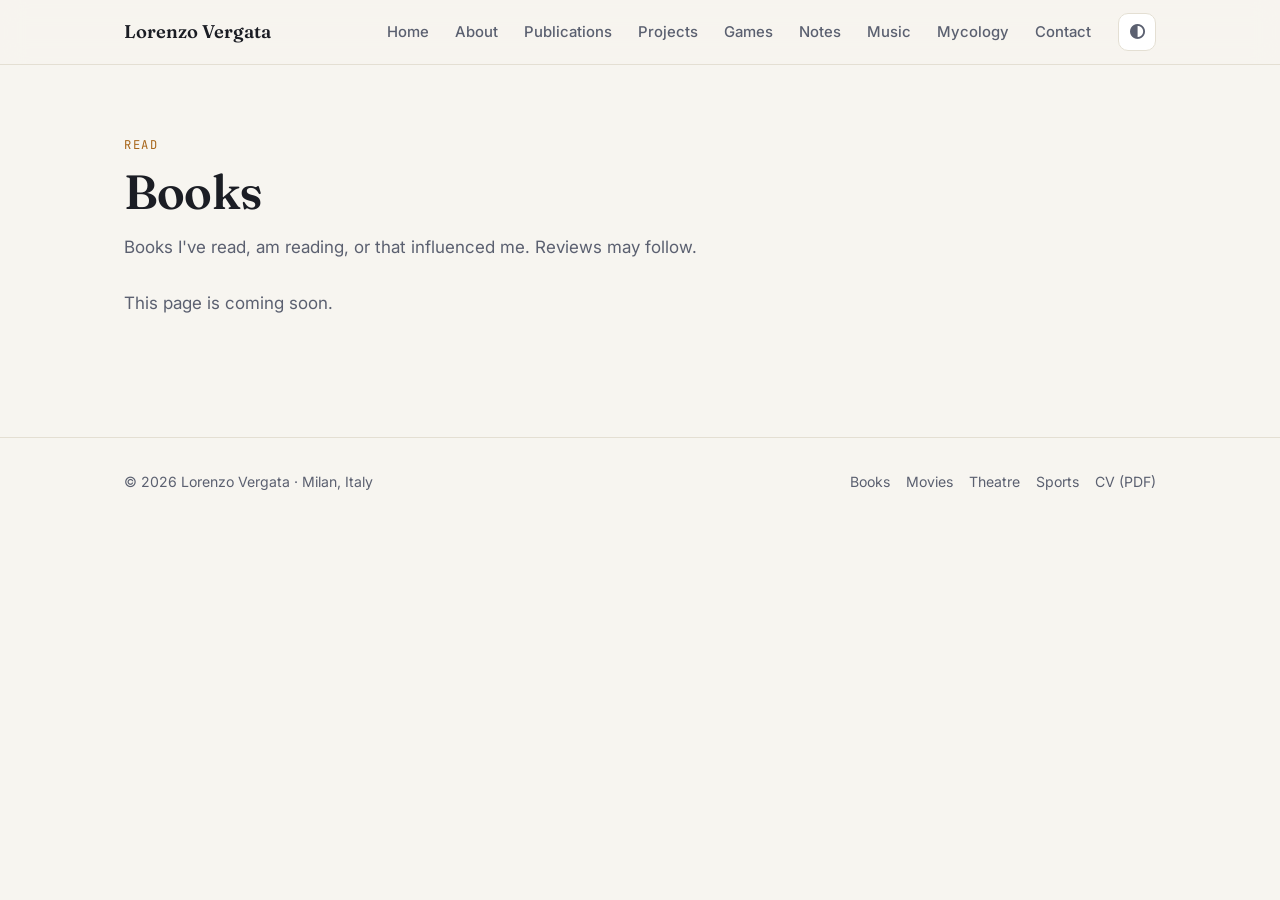
<file: books.html>
<!DOCTYPE html>
<html lang="en">
<head>
    <meta charset="UTF-8">
    <meta name="viewport" content="width=device-width, initial-scale=1.0">
    <title>Books · Lorenzo Vergata</title>
    <meta name="description" content="Lorenzo Vergata: PhD student in Civil Engineering at Politecnico di Milano and Game Design student at AIV.">
    <meta property="og:title" content="Books · Lorenzo Vergata">
    <meta property="og:description" content="Lorenzo Vergata: PhD student in Civil Engineering at Politecnico di Milano and Game Design student at AIV.">
    <meta property="og:image" content="images/avatar.png">
    <link rel="icon" href="images/avatar.png">
    <script>try{var t=localStorage.getItem('theme');if(t==='light'||t==='dark')document.documentElement.setAttribute('data-theme',t);}catch(e){}</script>
    <link rel="preconnect" href="https://fonts.googleapis.com">
    <link rel="preconnect" href="https://fonts.gstatic.com" crossorigin>
    <link rel="stylesheet" href="https://fonts.googleapis.com/css2?family=Fraunces:ital,opsz,wght@0,9..144,500;0,9..144,600;1,9..144,500&family=Inter:wght@400;500;600;700&family=JetBrains+Mono:wght@500;600&display=swap">
    <link rel="stylesheet" href="https://cdnjs.cloudflare.com/ajax/libs/font-awesome/6.5.1/css/all.min.css">
    <link rel="stylesheet" href="css/style.css">
</head>
<body>
    <header class="navbar">
        <div class="container">
            <a class="brand" href="index.html">Lorenzo Vergata</a>
            <ul class="nav-links">
                <li><a href="index.html">Home</a></li>
                <li><a href="about.html">About</a></li>
                <li><a href="publications.html">Publications</a></li>
                <li><a href="projects.html">Projects</a></li>
                <li><a href="videogames.html">Games</a></li>
                <li><a href="notes.html">Notes</a></li>
                <li><a href="music.html">Music</a></li>
                <li><a href="mycology.html">Mycology</a></li>
                <li><a href="contact.html">Contact</a></li>
            </ul>
            <button class="icon-btn theme-btn" type="button" aria-label="Change theme"><i class="fas fa-circle-half-stroke"></i></button>
            <button class="icon-btn menu-btn" type="button" aria-label="Open menu" aria-expanded="false"><i class="fas fa-bars"></i></button>
        </div>
    </header>

    <main>
        <section class="page-header">
            <div class="container">
                <span class="kicker">Read</span>
                <h1>Books</h1>
                <p>Books I've read, am reading, or that influenced me. Reviews may follow.</p>
            </div>
        </section>
        <section class="section" style="border-top:0;padding-top:0"><div class="container">
            <p class="lead">This page is coming soon.</p>
        </div></section>
    </main>

    <footer>
        <div class="container">
            <span>© <span id="year">2026</span> Lorenzo Vergata · Milan, Italy</span>
            <nav><a href="books.html">Books</a> <a href="movies.html">Movies</a> <a href="theatre.html">Theatre</a> <a href="sports.html">Sports</a> <a href="files/cv/Lorenzo_Vergata_CV.pdf">CV (PDF)</a></nav>
        </div>
    </footer>

    <script src="js/script.js"></script>
</body>
</html>
</file>
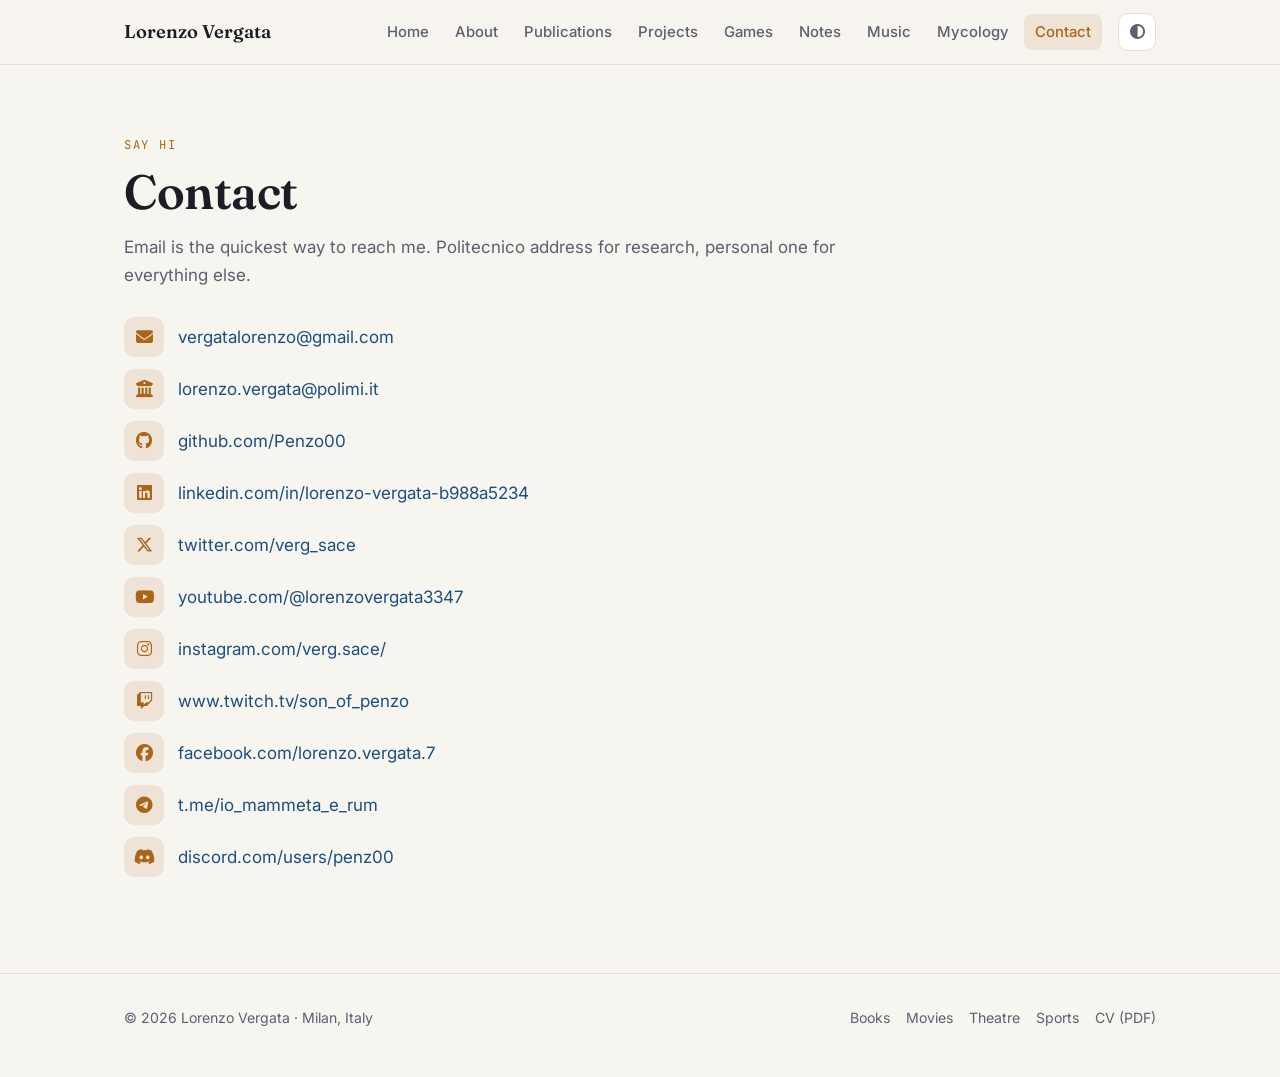
<file: contact.html>
<!DOCTYPE html>
<html lang="en">
<head>
    <meta charset="UTF-8">
    <meta name="viewport" content="width=device-width, initial-scale=1.0">
    <title>Contact · Lorenzo Vergata</title>
    <meta name="description" content="Lorenzo Vergata: PhD student in Civil Engineering at Politecnico di Milano and Game Design student at AIV.">
    <meta property="og:title" content="Contact · Lorenzo Vergata">
    <meta property="og:description" content="Lorenzo Vergata: PhD student in Civil Engineering at Politecnico di Milano and Game Design student at AIV.">
    <meta property="og:image" content="images/avatar.png">
    <link rel="icon" href="images/avatar.png">
    <script>try{var t=localStorage.getItem('theme');if(t==='light'||t==='dark')document.documentElement.setAttribute('data-theme',t);}catch(e){}</script>
    <link rel="preconnect" href="https://fonts.googleapis.com">
    <link rel="preconnect" href="https://fonts.gstatic.com" crossorigin>
    <link rel="stylesheet" href="https://fonts.googleapis.com/css2?family=Fraunces:ital,opsz,wght@0,9..144,500;0,9..144,600;1,9..144,500&family=Inter:wght@400;500;600;700&family=JetBrains+Mono:wght@500;600&display=swap">
    <link rel="stylesheet" href="https://cdnjs.cloudflare.com/ajax/libs/font-awesome/6.5.1/css/all.min.css">
    <link rel="stylesheet" href="css/style.css">
</head>
<body>
    <header class="navbar">
        <div class="container">
            <a class="brand" href="index.html">Lorenzo Vergata</a>
            <ul class="nav-links">
                <li><a href="index.html">Home</a></li>
                <li><a href="about.html">About</a></li>
                <li><a href="publications.html">Publications</a></li>
                <li><a href="projects.html">Projects</a></li>
                <li><a href="videogames.html">Games</a></li>
                <li><a href="notes.html">Notes</a></li>
                <li><a href="music.html">Music</a></li>
                <li><a href="mycology.html">Mycology</a></li>
                <li><a href="contact.html">Contact</a></li>
            </ul>
            <button class="icon-btn theme-btn" type="button" aria-label="Change theme"><i class="fas fa-circle-half-stroke"></i></button>
            <button class="icon-btn menu-btn" type="button" aria-label="Open menu" aria-expanded="false"><i class="fas fa-bars"></i></button>
        </div>
    </header>

    <main>
        <section class="page-header">
            <div class="container">
                <span class="kicker">Say hi</span>
                <h1>Contact</h1>
                <p>Email is the quickest way to reach me. Politecnico address for research, personal one for everything else.</p>
            </div>
        </section>
        <section class="section" style="border-top:0;padding-top:0"><div class="container">
            <ul class="contact-list"><li><i class="fas fa-envelope"></i><a href="mailto:vergatalorenzo@gmail.com">vergatalorenzo@gmail.com</a></li><li><i class="fas fa-building-columns"></i><a href="mailto:lorenzo.vergata@polimi.it">lorenzo.vergata@polimi.it</a></li><li><i class="fab fa-github"></i><a href="https://github.com/Penzo00" target="_blank" rel="noopener">github.com/Penzo00</a></li><li><i class="fab fa-linkedin"></i><a href="https://linkedin.com/in/lorenzo-vergata-b988a5234" target="_blank" rel="noopener">linkedin.com/in/lorenzo-vergata-b988a5234</a></li><li><i class="fab fa-x-twitter"></i><a href="https://twitter.com/verg_sace" target="_blank" rel="noopener">twitter.com/verg_sace</a></li><li><i class="fab fa-youtube"></i><a href="https://youtube.com/@lorenzovergata3347" target="_blank" rel="noopener">youtube.com/@lorenzovergata3347</a></li><li><i class="fab fa-instagram"></i><a href="https://instagram.com/verg.sace/" target="_blank" rel="noopener">instagram.com/verg.sace/</a></li><li><i class="fab fa-twitch"></i><a href="https://www.twitch.tv/son_of_penzo" target="_blank" rel="noopener">www.twitch.tv/son_of_penzo</a></li><li><i class="fab fa-facebook"></i><a href="https://facebook.com/lorenzo.vergata.7" target="_blank" rel="noopener">facebook.com/lorenzo.vergata.7</a></li><li><i class="fab fa-telegram"></i><a href="https://t.me/io_mammeta_e_rum" target="_blank" rel="noopener">t.me/io_mammeta_e_rum</a></li><li><i class="fab fa-discord"></i><a href="https://discord.com/users/penz00" target="_blank" rel="noopener">discord.com/users/penz00</a></li></ul>
        </div></section>
    </main>

    <footer>
        <div class="container">
            <span>© <span id="year">2026</span> Lorenzo Vergata · Milan, Italy</span>
            <nav><a href="books.html">Books</a> <a href="movies.html">Movies</a> <a href="theatre.html">Theatre</a> <a href="sports.html">Sports</a> <a href="files/cv/Lorenzo_Vergata_CV.pdf">CV (PDF)</a></nav>
        </div>
    </footer>

    <script src="js/script.js"></script>
</body>
</html>
</file>
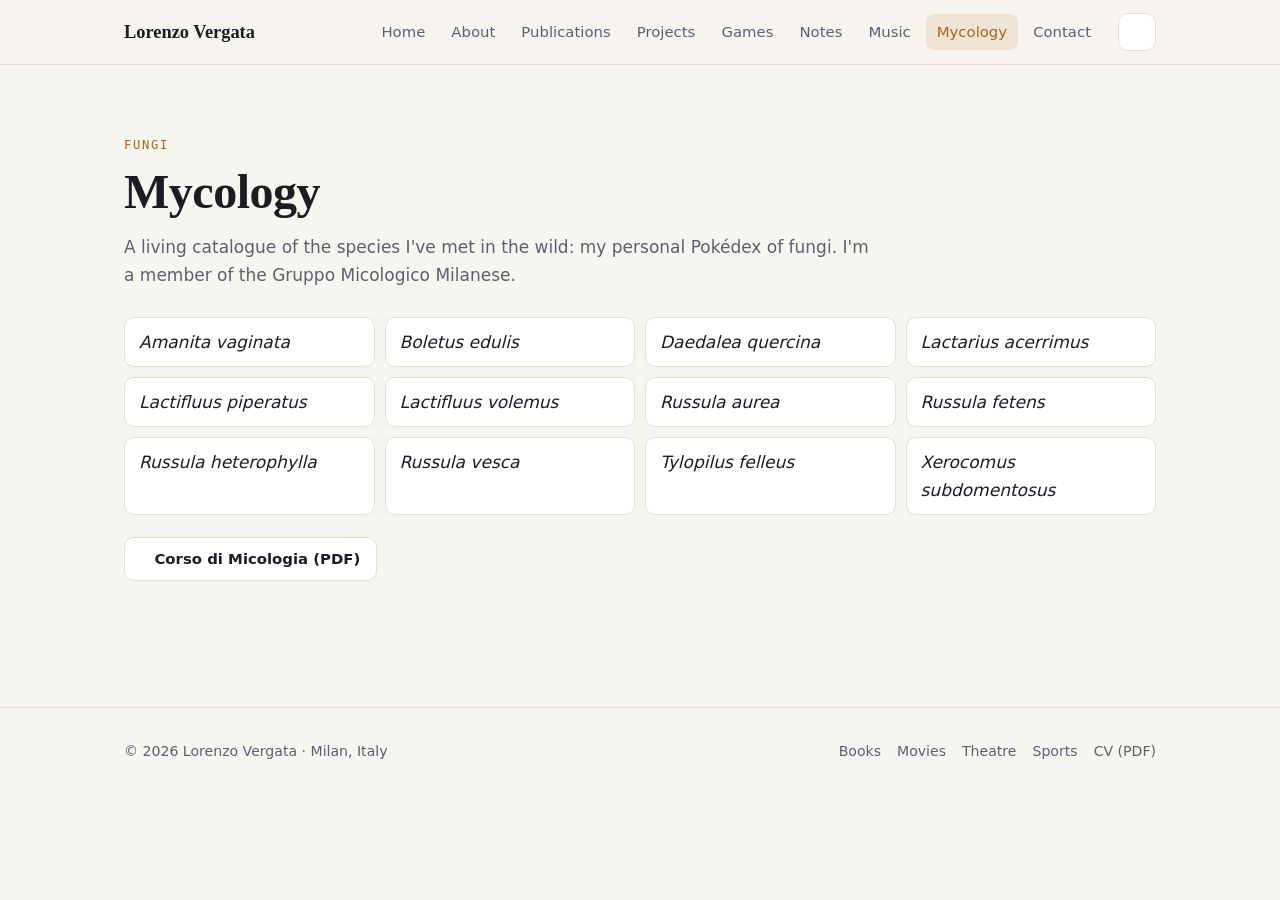
<file: micology.html>
<!DOCTYPE html>
<html lang="en"><head><meta charset="UTF-8"><meta http-equiv="refresh" content="0; url=mycology.html"><link rel="canonical" href="mycology.html"><title>Mycology · Lorenzo Vergata</title></head><body><p>Moved to <a href="mycology.html">mycology.html</a>.</p></body></html>
</file>
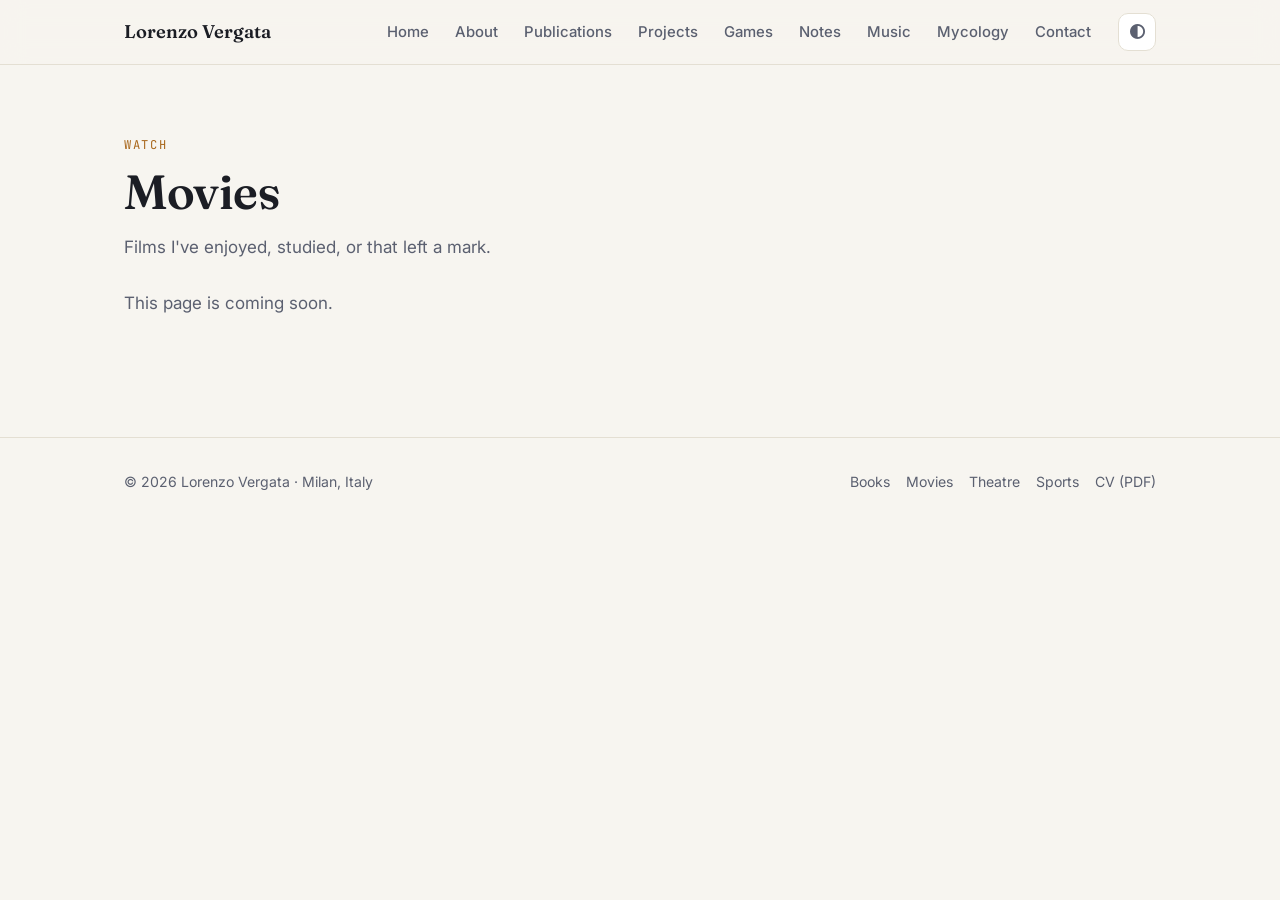
<file: movies.html>
<!DOCTYPE html>
<html lang="en">
<head>
    <meta charset="UTF-8">
    <meta name="viewport" content="width=device-width, initial-scale=1.0">
    <title>Movies · Lorenzo Vergata</title>
    <meta name="description" content="Lorenzo Vergata: PhD student in Civil Engineering at Politecnico di Milano and Game Design student at AIV.">
    <meta property="og:title" content="Movies · Lorenzo Vergata">
    <meta property="og:description" content="Lorenzo Vergata: PhD student in Civil Engineering at Politecnico di Milano and Game Design student at AIV.">
    <meta property="og:image" content="images/avatar.png">
    <link rel="icon" href="images/avatar.png">
    <script>try{var t=localStorage.getItem('theme');if(t==='light'||t==='dark')document.documentElement.setAttribute('data-theme',t);}catch(e){}</script>
    <link rel="preconnect" href="https://fonts.googleapis.com">
    <link rel="preconnect" href="https://fonts.gstatic.com" crossorigin>
    <link rel="stylesheet" href="https://fonts.googleapis.com/css2?family=Fraunces:ital,opsz,wght@0,9..144,500;0,9..144,600;1,9..144,500&family=Inter:wght@400;500;600;700&family=JetBrains+Mono:wght@500;600&display=swap">
    <link rel="stylesheet" href="https://cdnjs.cloudflare.com/ajax/libs/font-awesome/6.5.1/css/all.min.css">
    <link rel="stylesheet" href="css/style.css">
</head>
<body>
    <header class="navbar">
        <div class="container">
            <a class="brand" href="index.html">Lorenzo Vergata</a>
            <ul class="nav-links">
                <li><a href="index.html">Home</a></li>
                <li><a href="about.html">About</a></li>
                <li><a href="publications.html">Publications</a></li>
                <li><a href="projects.html">Projects</a></li>
                <li><a href="videogames.html">Games</a></li>
                <li><a href="notes.html">Notes</a></li>
                <li><a href="music.html">Music</a></li>
                <li><a href="mycology.html">Mycology</a></li>
                <li><a href="contact.html">Contact</a></li>
            </ul>
            <button class="icon-btn theme-btn" type="button" aria-label="Change theme"><i class="fas fa-circle-half-stroke"></i></button>
            <button class="icon-btn menu-btn" type="button" aria-label="Open menu" aria-expanded="false"><i class="fas fa-bars"></i></button>
        </div>
    </header>

    <main>
        <section class="page-header">
            <div class="container">
                <span class="kicker">Watch</span>
                <h1>Movies</h1>
                <p>Films I've enjoyed, studied, or that left a mark.</p>
            </div>
        </section>
        <section class="section" style="border-top:0;padding-top:0"><div class="container">
            <p class="lead">This page is coming soon.</p>
        </div></section>
    </main>

    <footer>
        <div class="container">
            <span>© <span id="year">2026</span> Lorenzo Vergata · Milan, Italy</span>
            <nav><a href="books.html">Books</a> <a href="movies.html">Movies</a> <a href="theatre.html">Theatre</a> <a href="sports.html">Sports</a> <a href="files/cv/Lorenzo_Vergata_CV.pdf">CV (PDF)</a></nav>
        </div>
    </footer>

    <script src="js/script.js"></script>
</body>
</html>
</file>
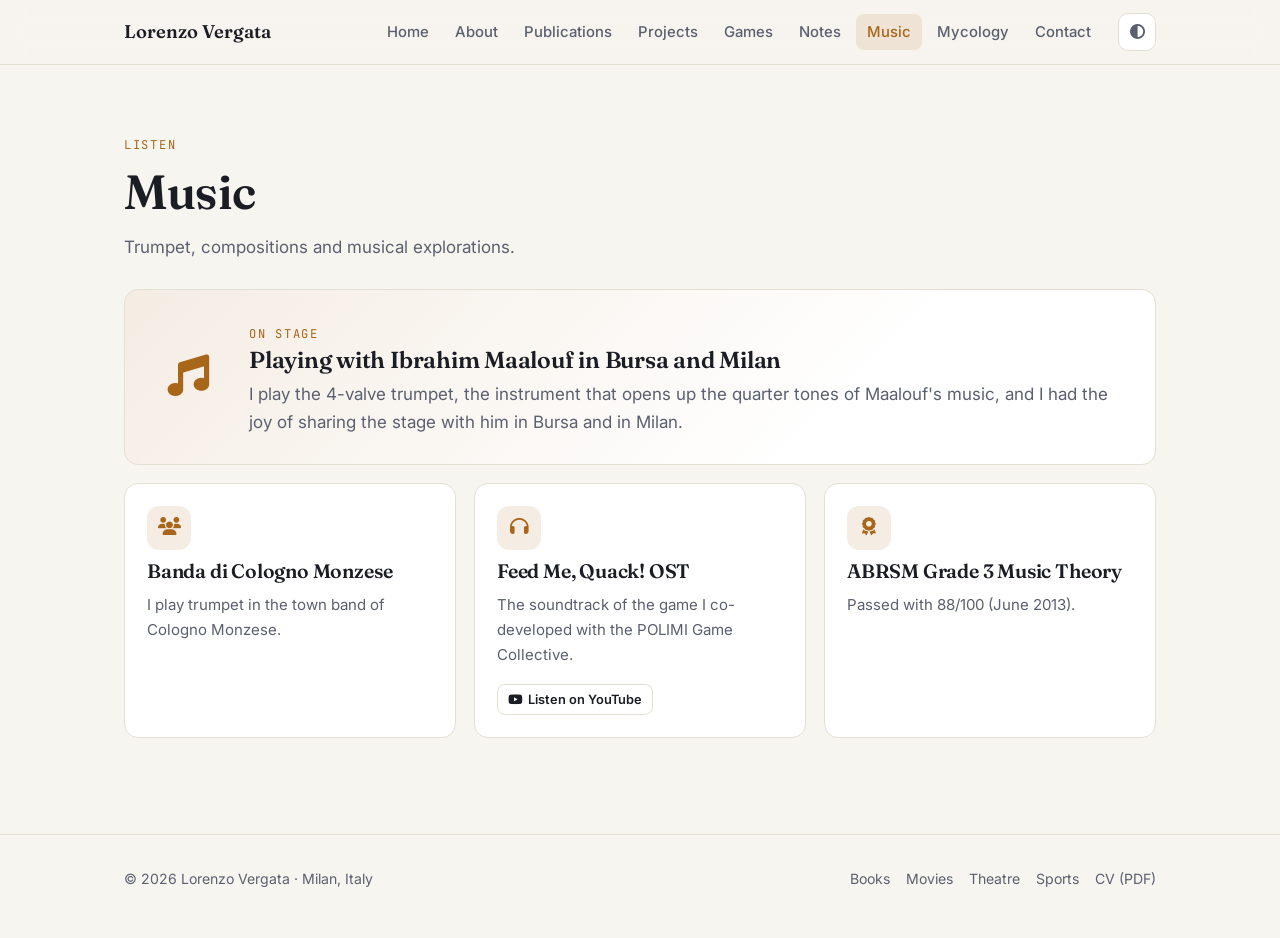
<file: music.html>
<!DOCTYPE html>
<html lang="en">
<head>
    <meta charset="UTF-8">
    <meta name="viewport" content="width=device-width, initial-scale=1.0">
    <title>Music · Lorenzo Vergata</title>
    <meta name="description" content="Lorenzo Vergata: PhD student in Civil Engineering at Politecnico di Milano and Game Design student at AIV.">
    <meta property="og:title" content="Music · Lorenzo Vergata">
    <meta property="og:description" content="Lorenzo Vergata: PhD student in Civil Engineering at Politecnico di Milano and Game Design student at AIV.">
    <meta property="og:image" content="images/avatar.png">
    <link rel="icon" href="images/avatar.png">
    <script>try{var t=localStorage.getItem('theme');if(t==='light'||t==='dark')document.documentElement.setAttribute('data-theme',t);}catch(e){}</script>
    <link rel="preconnect" href="https://fonts.googleapis.com">
    <link rel="preconnect" href="https://fonts.gstatic.com" crossorigin>
    <link rel="stylesheet" href="https://fonts.googleapis.com/css2?family=Fraunces:ital,opsz,wght@0,9..144,500;0,9..144,600;1,9..144,500&family=Inter:wght@400;500;600;700&family=JetBrains+Mono:wght@500;600&display=swap">
    <link rel="stylesheet" href="https://cdnjs.cloudflare.com/ajax/libs/font-awesome/6.5.1/css/all.min.css">
    <link rel="stylesheet" href="css/style.css">
</head>
<body>
    <header class="navbar">
        <div class="container">
            <a class="brand" href="index.html">Lorenzo Vergata</a>
            <ul class="nav-links">
                <li><a href="index.html">Home</a></li>
                <li><a href="about.html">About</a></li>
                <li><a href="publications.html">Publications</a></li>
                <li><a href="projects.html">Projects</a></li>
                <li><a href="videogames.html">Games</a></li>
                <li><a href="notes.html">Notes</a></li>
                <li><a href="music.html">Music</a></li>
                <li><a href="mycology.html">Mycology</a></li>
                <li><a href="contact.html">Contact</a></li>
            </ul>
            <button class="icon-btn theme-btn" type="button" aria-label="Change theme"><i class="fas fa-circle-half-stroke"></i></button>
            <button class="icon-btn menu-btn" type="button" aria-label="Open menu" aria-expanded="false"><i class="fas fa-bars"></i></button>
        </div>
    </header>

    <main>
        <section class="page-header">
            <div class="container">
                <span class="kicker">Listen</span>
                <h1>Music</h1>
                <p>Trumpet, compositions and musical explorations.</p>
            </div>
        </section>
        <section class="section" style="border-top:0;padding-top:0"><div class="container">
<div class="feature reveal">
    <div class="big-icon"><i class="fas fa-music"></i></div>
    <div>
        <span class="kicker">On stage</span>
        <h3>Playing with Ibrahim Maalouf in Bursa and Milan</h3>
        <p>I play the 4-valve trumpet, the instrument that opens up the quarter tones of Maalouf's music, and I had the joy of sharing the stage with him in Bursa and in Milan.</p>
    </div>
</div>
            <div class="grid" style="margin-top:18px">
                <article class="card reveal"><div class="card-icon"><i class="fas fa-users"></i></div><h3>Banda di Cologno Monzese</h3><p>I play trumpet in the town band of Cologno Monzese.</p></article>
                <article class="card reveal"><div class="card-icon"><i class="fas fa-headphones"></i></div><h3>Feed Me, Quack! OST</h3><p>The soundtrack of the game I co-developed with the POLIMI Game Collective.</p><div class="links"><a class="chip" href="https://youtube.com/playlist?list=PL4NXnjC2Ge8k98CCdnWOxEuFNA-fYNRNS&si=g8nIo1FvPJ-actdr" target="_blank" rel="noopener"><i class="fab fa-youtube"></i> Listen on YouTube</a></div></article>
                <article class="card reveal"><div class="card-icon"><i class="fas fa-award"></i></div><h3>ABRSM Grade 3 Music Theory</h3><p>Passed with 88/100 (June 2013).</p></article>
            </div>
        </div></section>
    </main>

    <footer>
        <div class="container">
            <span>© <span id="year">2026</span> Lorenzo Vergata · Milan, Italy</span>
            <nav><a href="books.html">Books</a> <a href="movies.html">Movies</a> <a href="theatre.html">Theatre</a> <a href="sports.html">Sports</a> <a href="files/cv/Lorenzo_Vergata_CV.pdf">CV (PDF)</a></nav>
        </div>
    </footer>

    <script src="js/script.js"></script>
</body>
</html>
</file>
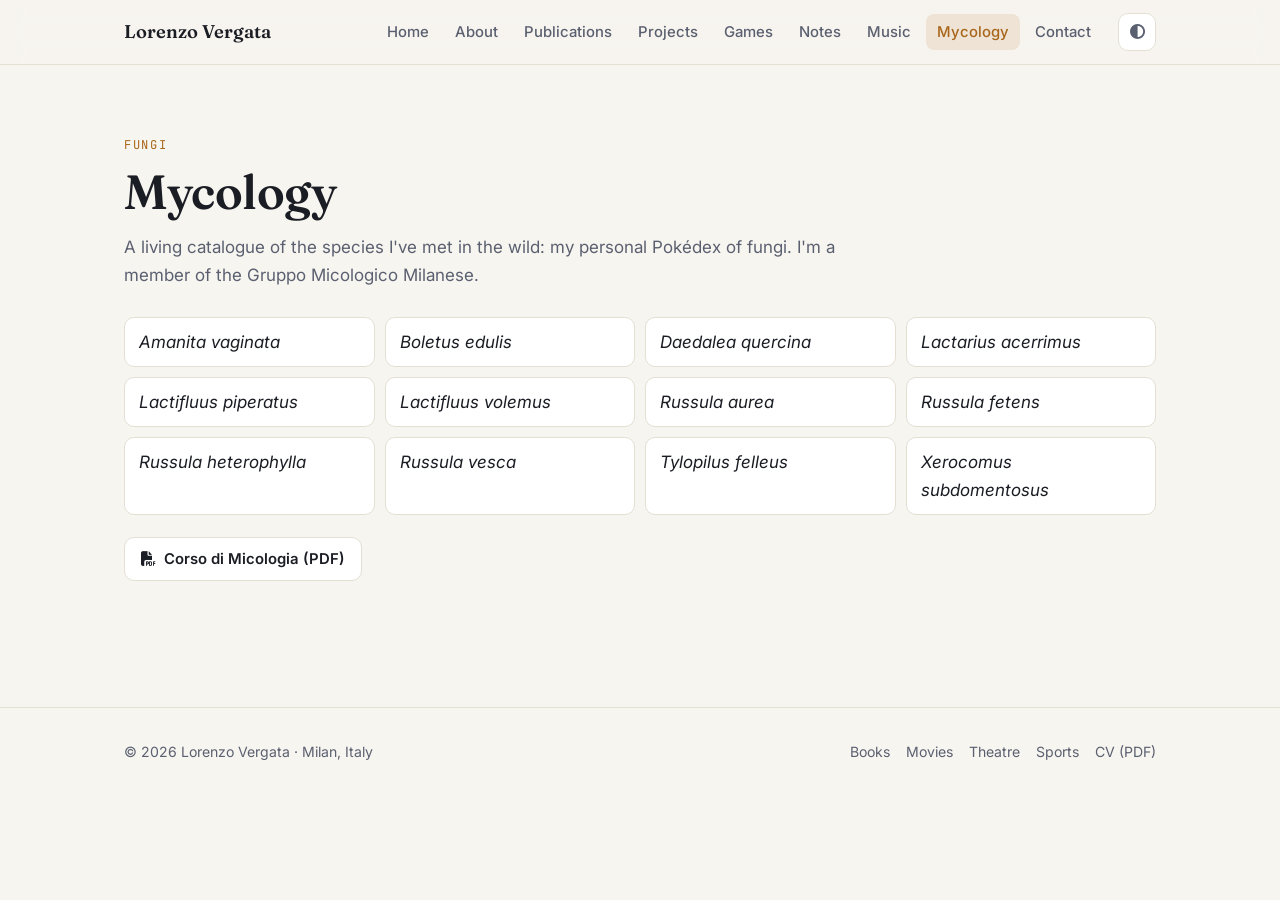
<file: mycology.html>
<!DOCTYPE html>
<html lang="en">
<head>
    <meta charset="UTF-8">
    <meta name="viewport" content="width=device-width, initial-scale=1.0">
    <title>Mycology · Lorenzo Vergata</title>
    <meta name="description" content="Lorenzo Vergata: PhD student in Civil Engineering at Politecnico di Milano and Game Design student at AIV.">
    <meta property="og:title" content="Mycology · Lorenzo Vergata">
    <meta property="og:description" content="Lorenzo Vergata: PhD student in Civil Engineering at Politecnico di Milano and Game Design student at AIV.">
    <meta property="og:image" content="images/avatar.png">
    <link rel="icon" href="images/avatar.png">
    <script>try{var t=localStorage.getItem('theme');if(t==='light'||t==='dark')document.documentElement.setAttribute('data-theme',t);}catch(e){}</script>
    <link rel="preconnect" href="https://fonts.googleapis.com">
    <link rel="preconnect" href="https://fonts.gstatic.com" crossorigin>
    <link rel="stylesheet" href="https://fonts.googleapis.com/css2?family=Fraunces:ital,opsz,wght@0,9..144,500;0,9..144,600;1,9..144,500&family=Inter:wght@400;500;600;700&family=JetBrains+Mono:wght@500;600&display=swap">
    <link rel="stylesheet" href="https://cdnjs.cloudflare.com/ajax/libs/font-awesome/6.5.1/css/all.min.css">
    <link rel="stylesheet" href="css/style.css">
</head>
<body>
    <header class="navbar">
        <div class="container">
            <a class="brand" href="index.html">Lorenzo Vergata</a>
            <ul class="nav-links">
                <li><a href="index.html">Home</a></li>
                <li><a href="about.html">About</a></li>
                <li><a href="publications.html">Publications</a></li>
                <li><a href="projects.html">Projects</a></li>
                <li><a href="videogames.html">Games</a></li>
                <li><a href="notes.html">Notes</a></li>
                <li><a href="music.html">Music</a></li>
                <li><a href="mycology.html">Mycology</a></li>
                <li><a href="contact.html">Contact</a></li>
            </ul>
            <button class="icon-btn theme-btn" type="button" aria-label="Change theme"><i class="fas fa-circle-half-stroke"></i></button>
            <button class="icon-btn menu-btn" type="button" aria-label="Open menu" aria-expanded="false"><i class="fas fa-bars"></i></button>
        </div>
    </header>

    <main>
        <section class="page-header">
            <div class="container">
                <span class="kicker">Fungi</span>
                <h1>Mycology</h1>
                <p>A living catalogue of the species I've met in the wild: my personal Pokédex of fungi. I'm a member of the Gruppo Micologico Milanese.</p>
            </div>
        </section>
        <section class="section" style="border-top:0;padding-top:0"><div class="container">
            <ul class="species"><li>Amanita vaginata</li><li>Boletus edulis</li><li>Daedalea quercina</li><li>Lactarius acerrimus</li><li>Lactifluus piperatus</li><li>Lactifluus volemus</li><li>Russula aurea</li><li>Russula fetens</li><li>Russula heterophylla</li><li>Russula vesca</li><li>Tylopilus felleus</li><li>Xerocomus subdomentosus</li></ul>
            <div class="cta-row"><a class="btn" href="files/mycology/Corso_di_Micologia.pdf" target="_blank"><i class="fas fa-file-pdf"></i> Corso di Micologia (PDF)</a></div>
        </div></section>
    </main>

    <footer>
        <div class="container">
            <span>© <span id="year">2026</span> Lorenzo Vergata · Milan, Italy</span>
            <nav><a href="books.html">Books</a> <a href="movies.html">Movies</a> <a href="theatre.html">Theatre</a> <a href="sports.html">Sports</a> <a href="files/cv/Lorenzo_Vergata_CV.pdf">CV (PDF)</a></nav>
        </div>
    </footer>

    <script src="js/script.js"></script>
</body>
</html>
</file>
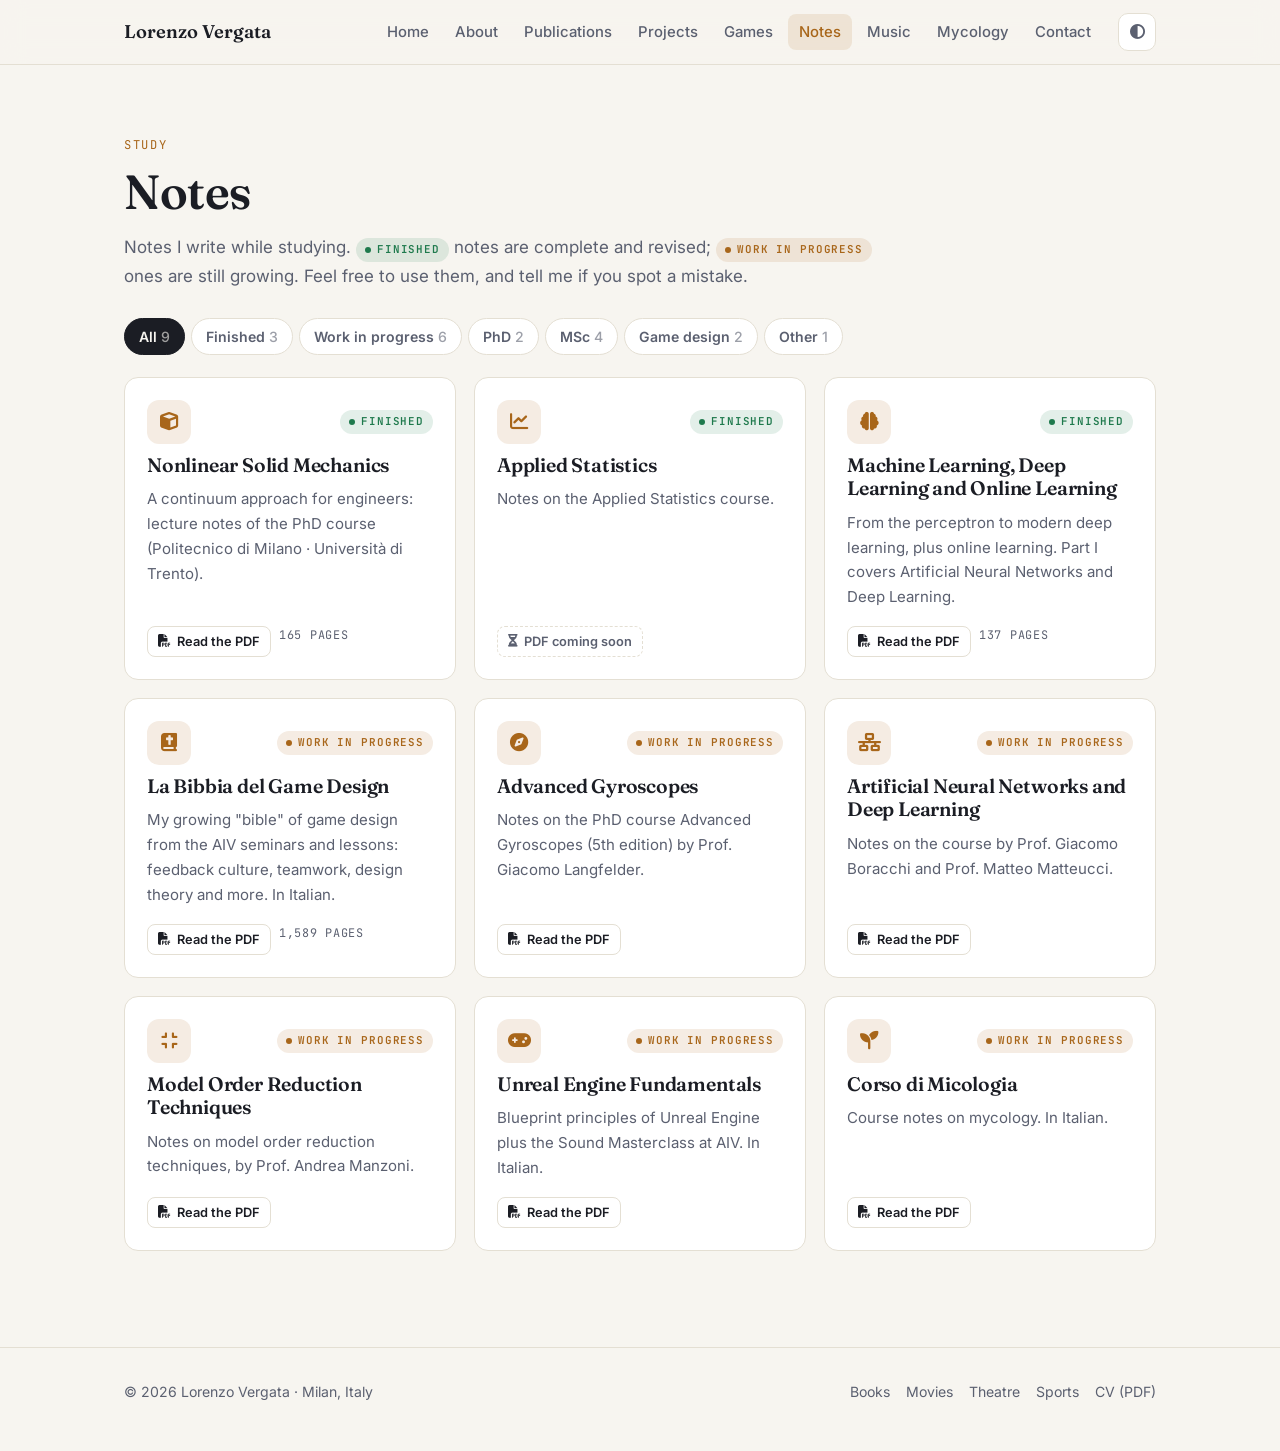
<file: notes.html>
<!DOCTYPE html>
<html lang="en">
<head>
    <meta charset="UTF-8">
    <meta name="viewport" content="width=device-width, initial-scale=1.0">
    <title>Notes · Lorenzo Vergata</title>
    <meta name="description" content="Lorenzo Vergata: PhD student in Civil Engineering at Politecnico di Milano and Game Design student at AIV.">
    <meta property="og:title" content="Notes · Lorenzo Vergata">
    <meta property="og:description" content="Lorenzo Vergata: PhD student in Civil Engineering at Politecnico di Milano and Game Design student at AIV.">
    <meta property="og:image" content="images/avatar.png">
    <link rel="icon" href="images/avatar.png">
    <script>try{var t=localStorage.getItem('theme');if(t==='light'||t==='dark')document.documentElement.setAttribute('data-theme',t);}catch(e){}</script>
    <link rel="preconnect" href="https://fonts.googleapis.com">
    <link rel="preconnect" href="https://fonts.gstatic.com" crossorigin>
    <link rel="stylesheet" href="https://fonts.googleapis.com/css2?family=Fraunces:ital,opsz,wght@0,9..144,500;0,9..144,600;1,9..144,500&family=Inter:wght@400;500;600;700&family=JetBrains+Mono:wght@500;600&display=swap">
    <link rel="stylesheet" href="https://cdnjs.cloudflare.com/ajax/libs/font-awesome/6.5.1/css/all.min.css">
    <link rel="stylesheet" href="css/style.css">
</head>
<body>
    <header class="navbar">
        <div class="container">
            <a class="brand" href="index.html">Lorenzo Vergata</a>
            <ul class="nav-links">
                <li><a href="index.html">Home</a></li>
                <li><a href="about.html">About</a></li>
                <li><a href="publications.html">Publications</a></li>
                <li><a href="projects.html">Projects</a></li>
                <li><a href="videogames.html">Games</a></li>
                <li><a href="notes.html">Notes</a></li>
                <li><a href="music.html">Music</a></li>
                <li><a href="mycology.html">Mycology</a></li>
                <li><a href="contact.html">Contact</a></li>
            </ul>
            <button class="icon-btn theme-btn" type="button" aria-label="Change theme"><i class="fas fa-circle-half-stroke"></i></button>
            <button class="icon-btn menu-btn" type="button" aria-label="Open menu" aria-expanded="false"><i class="fas fa-bars"></i></button>
        </div>
    </header>

    <main>
        <section class="page-header">
            <div class="container">
                <span class="kicker">Study</span>
                <h1>Notes</h1>
                <p>Notes I write while studying. <span class="badge done">Finished</span> notes are complete and revised; <span class="badge wip">Work in progress</span> ones are still growing. Feel free to use them, and tell me if you spot a mistake.</p>
            </div>
        </section>
        <section class="section" style="border-top:0;padding-top:0"><div class="container">
<div class="filters" data-target="#notes-grid" role="toolbar" aria-label="Filter notes"><button class="filter active" data-filter="all" aria-pressed="true">All</button><button class="filter" data-filter="done" aria-pressed="false">Finished</button><button class="filter" data-filter="wip" aria-pressed="false">Work in progress</button><button class="filter" data-filter="phd" aria-pressed="false">PhD</button><button class="filter" data-filter="msc" aria-pressed="false">MSc</button><button class="filter" data-filter="aiv" aria-pressed="false">Game design</button><button class="filter" data-filter="other" aria-pressed="false">Other</button></div>
<div class="grid compact" id="notes-grid">
<article class="card reveal" data-tags="done phd">
    <div class="card-top"><div class="card-icon"><i class="fas fa-cube"></i></div><span class="badge done">Finished</span></div>
    <h3>Nonlinear Solid Mechanics</h3>
    <p>A continuum approach for engineers: lecture notes of the PhD course (Politecnico di Milano · Università di Trento).</p>
    <div class="links"><a class="chip" href="files/notes/Nonlinear_Solid_Mechanics.pdf" target="_blank"><i class="fas fa-file-pdf"></i> Read the PDF</a><span class="meta">165 pages</span></div>
</article>
<article class="card reveal" data-tags="done msc">
    <div class="card-top"><div class="card-icon"><i class="fas fa-chart-line"></i></div><span class="badge done">Finished</span></div>
    <h3>Applied Statistics</h3>
    <p>Notes on the Applied Statistics course.</p>
    <div class="links"><span class="chip disabled"><i class="fas fa-hourglass-half"></i> PDF coming soon</span></div>
</article>
<article class="card reveal" data-tags="done msc">
    <div class="card-top"><div class="card-icon"><i class="fas fa-brain"></i></div><span class="badge done">Finished</span></div>
    <h3>Machine Learning, Deep Learning and Online Learning</h3>
    <p>From the perceptron to modern deep learning, plus online learning. Part I covers Artificial Neural Networks and Deep Learning.</p>
    <div class="links"><a class="chip" href="files/notes/Machine_Learning_Deep_Learning_Online_Learning.pdf" target="_blank"><i class="fas fa-file-pdf"></i> Read the PDF</a><span class="meta">137 pages</span></div>
</article>
<article class="card reveal" data-tags="wip aiv">
    <div class="card-top"><div class="card-icon"><i class="fas fa-book-bible"></i></div><span class="badge wip">Work in progress</span></div>
    <h3>La Bibbia del Game Design</h3>
    <p>My growing "bible" of game design from the AIV seminars and lessons: feedback culture, teamwork, design theory and more. In Italian.</p>
    <div class="links"><a class="chip" href="files/notes/La_Bibbia_del_Game_Design.pdf" target="_blank"><i class="fas fa-file-pdf"></i> Read the PDF</a><span class="meta">1,589 pages</span></div>
</article>
<article class="card reveal" data-tags="wip phd">
    <div class="card-top"><div class="card-icon"><i class="fas fa-compass"></i></div><span class="badge wip">Work in progress</span></div>
    <h3>Advanced Gyroscopes</h3>
    <p>Notes on the PhD course Advanced Gyroscopes (5th edition) by Prof. Giacomo Langfelder.</p>
    <div class="links"><a class="chip" href="files/notes/Lecture_Notes_on_Advanced_Gyroscopes.pdf" target="_blank"><i class="fas fa-file-pdf"></i> Read the PDF</a></div>
</article>
<article class="card reveal" data-tags="wip msc">
    <div class="card-top"><div class="card-icon"><i class="fas fa-network-wired"></i></div><span class="badge wip">Work in progress</span></div>
    <h3>Artificial Neural Networks and Deep Learning</h3>
    <p>Notes on the course by Prof. Giacomo Boracchi and Prof. Matteo Matteucci.</p>
    <div class="links"><a class="chip" href="files/notes/ANN.pdf" target="_blank"><i class="fas fa-file-pdf"></i> Read the PDF</a></div>
</article>
<article class="card reveal" data-tags="wip msc">
    <div class="card-top"><div class="card-icon"><i class="fas fa-compress"></i></div><span class="badge wip">Work in progress</span></div>
    <h3>Model Order Reduction Techniques</h3>
    <p>Notes on model order reduction techniques, by Prof. Andrea Manzoni.</p>
    <div class="links"><a class="chip" href="files/notes/Model_Order_Reduction_Techniques.pdf" target="_blank"><i class="fas fa-file-pdf"></i> Read the PDF</a></div>
</article>
<article class="card reveal" data-tags="wip aiv">
    <div class="card-top"><div class="card-icon"><i class="fas fa-gamepad"></i></div><span class="badge wip">Work in progress</span></div>
    <h3>Unreal Engine Fundamentals</h3>
    <p>Blueprint principles of Unreal Engine plus the Sound Masterclass at AIV. In Italian.</p>
    <div class="links"><a class="chip" href="files/notes/Introduzione_a_Unreal_Engine.pdf" target="_blank"><i class="fas fa-file-pdf"></i> Read the PDF</a></div>
</article>
<article class="card reveal" data-tags="wip other">
    <div class="card-top"><div class="card-icon"><i class="fas fa-seedling"></i></div><span class="badge wip">Work in progress</span></div>
    <h3>Corso di Micologia</h3>
    <p>Course notes on mycology. In Italian.</p>
    <div class="links"><a class="chip" href="files/mycology/Corso_di_Micologia.pdf" target="_blank"><i class="fas fa-file-pdf"></i> Read the PDF</a></div>
</article>
</div>
        </div></section>
    </main>

    <footer>
        <div class="container">
            <span>© <span id="year">2026</span> Lorenzo Vergata · Milan, Italy</span>
            <nav><a href="books.html">Books</a> <a href="movies.html">Movies</a> <a href="theatre.html">Theatre</a> <a href="sports.html">Sports</a> <a href="files/cv/Lorenzo_Vergata_CV.pdf">CV (PDF)</a></nav>
        </div>
    </footer>

    <script src="js/script.js"></script>
</body>
</html>
</file>
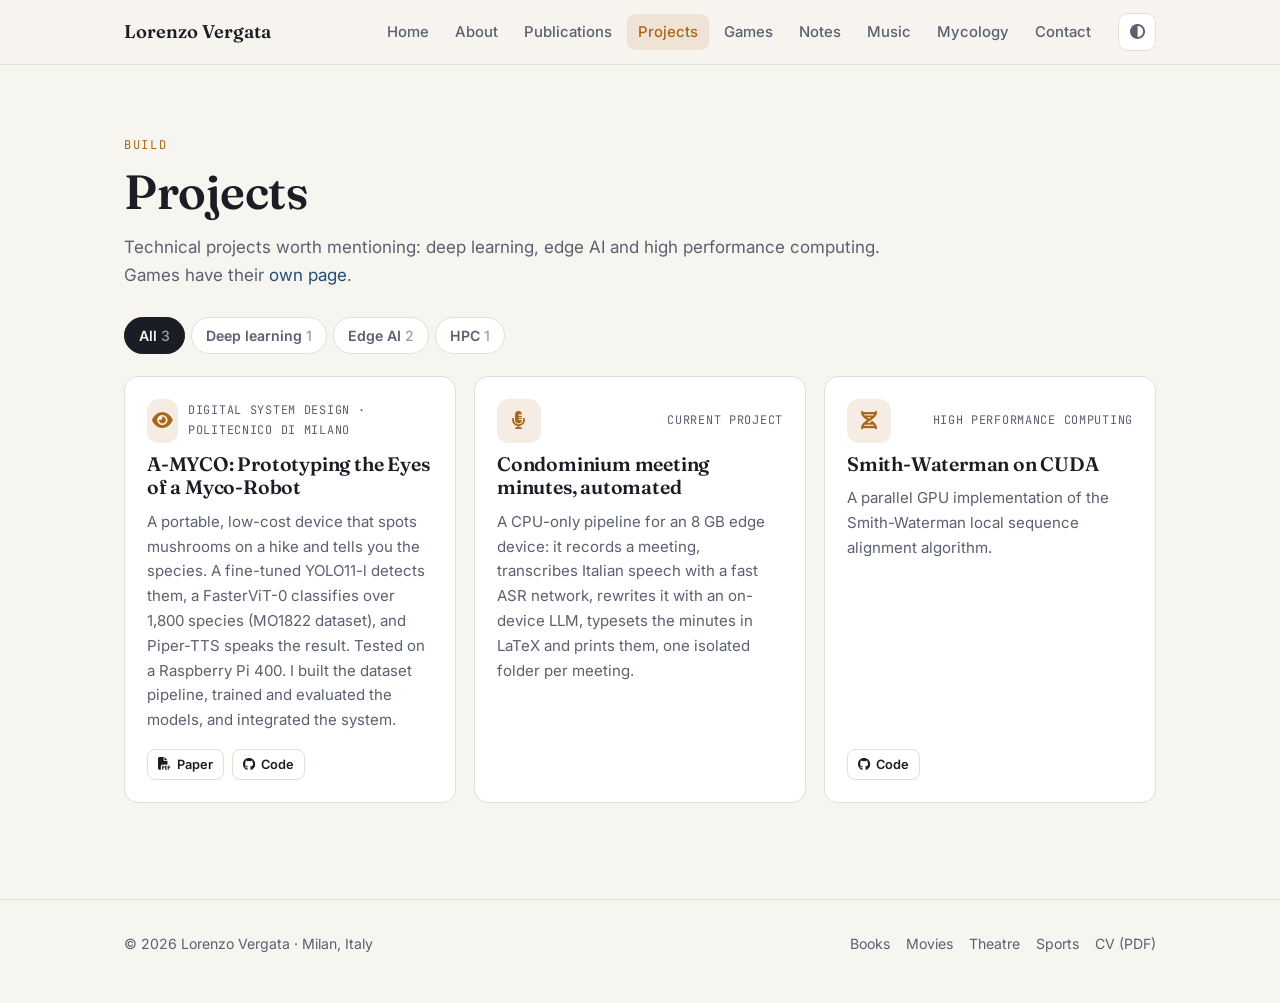
<file: projects.html>
<!DOCTYPE html>
<html lang="en">
<head>
    <meta charset="UTF-8">
    <meta name="viewport" content="width=device-width, initial-scale=1.0">
    <title>Projects · Lorenzo Vergata</title>
    <meta name="description" content="Lorenzo Vergata: PhD student in Civil Engineering at Politecnico di Milano and Game Design student at AIV.">
    <meta property="og:title" content="Projects · Lorenzo Vergata">
    <meta property="og:description" content="Lorenzo Vergata: PhD student in Civil Engineering at Politecnico di Milano and Game Design student at AIV.">
    <meta property="og:image" content="images/avatar.png">
    <link rel="icon" href="images/avatar.png">
    <script>try{var t=localStorage.getItem('theme');if(t==='light'||t==='dark')document.documentElement.setAttribute('data-theme',t);}catch(e){}</script>
    <link rel="preconnect" href="https://fonts.googleapis.com">
    <link rel="preconnect" href="https://fonts.gstatic.com" crossorigin>
    <link rel="stylesheet" href="https://fonts.googleapis.com/css2?family=Fraunces:ital,opsz,wght@0,9..144,500;0,9..144,600;1,9..144,500&family=Inter:wght@400;500;600;700&family=JetBrains+Mono:wght@500;600&display=swap">
    <link rel="stylesheet" href="https://cdnjs.cloudflare.com/ajax/libs/font-awesome/6.5.1/css/all.min.css">
    <link rel="stylesheet" href="css/style.css">
</head>
<body>
    <header class="navbar">
        <div class="container">
            <a class="brand" href="index.html">Lorenzo Vergata</a>
            <ul class="nav-links">
                <li><a href="index.html">Home</a></li>
                <li><a href="about.html">About</a></li>
                <li><a href="publications.html">Publications</a></li>
                <li><a href="projects.html">Projects</a></li>
                <li><a href="videogames.html">Games</a></li>
                <li><a href="notes.html">Notes</a></li>
                <li><a href="music.html">Music</a></li>
                <li><a href="mycology.html">Mycology</a></li>
                <li><a href="contact.html">Contact</a></li>
            </ul>
            <button class="icon-btn theme-btn" type="button" aria-label="Change theme"><i class="fas fa-circle-half-stroke"></i></button>
            <button class="icon-btn menu-btn" type="button" aria-label="Open menu" aria-expanded="false"><i class="fas fa-bars"></i></button>
        </div>
    </header>

    <main>
        <section class="page-header">
            <div class="container">
                <span class="kicker">Build</span>
                <h1>Projects</h1>
                <p>Technical projects worth mentioning: deep learning, edge AI and high performance computing. Games have their <a href="videogames.html">own page</a>.</p>
            </div>
        </section>
        <section class="section" style="border-top:0;padding-top:0"><div class="container">
<div class="filters" data-target="#project-grid" role="toolbar" aria-label="Filter projects"><button class="filter active" data-filter="all" aria-pressed="true">All</button><button class="filter" data-filter="dl" aria-pressed="false">Deep learning</button><button class="filter" data-filter="edge" aria-pressed="false">Edge AI</button><button class="filter" data-filter="hpc" aria-pressed="false">HPC</button></div>
<div class="grid" id="project-grid">
<article class="card reveal" data-tags="dl edge">
    <div class="card-top"><div class="card-icon"><i class="fas fa-eye"></i></div><span class="meta">Digital System Design · Politecnico di Milano</span></div>
    <h3>A-MYCO: Prototyping the Eyes of a Myco-Robot</h3>
    <p>A portable, low-cost device that spots mushrooms on a hike and tells you the species. A fine-tuned YOLO11-l detects them, a FasterViT-0 classifies over 1,800 species (MO1822 dataset), and Piper-TTS speaks the result. Tested on a Raspberry Pi 400. I built the dataset pipeline, trained and evaluated the models, and integrated the system.</p>
    <div class="links"><a class="chip" href="files/projects/DSD_Group_11___IEEE_Conference_Template.pdf" target="_blank"><i class="fas fa-file-pdf"></i> Paper</a><a class="chip" href="https://github.com/Penzo00/AMYCO-Robot" target="_blank" rel="noopener"><i class="fab fa-github"></i> Code</a></div>
</article>
<article class="card reveal" data-tags="edge">
    <div class="card-top"><div class="card-icon"><i class="fas fa-microphone-lines"></i></div><span class="meta">Current project</span></div>
    <h3>Condominium meeting minutes, automated</h3>
    <p>A CPU-only pipeline for an 8 GB edge device: it records a meeting, transcribes Italian speech with a fast ASR network, rewrites it with an on-device LLM, typesets the minutes in LaTeX and prints them, one isolated folder per meeting.</p>
    <div class="links"></div>
</article>
<article class="card reveal" data-tags="hpc">
    <div class="card-top"><div class="card-icon"><i class="fas fa-dna"></i></div><span class="meta">High Performance Computing</span></div>
    <h3>Smith-Waterman on CUDA</h3>
    <p>A parallel GPU implementation of the Smith-Waterman local sequence alignment algorithm.</p>
    <div class="links"><a class="chip" href="https://github.com/Penzo00/Smith-Waterman" target="_blank" rel="noopener"><i class="fab fa-github"></i> Code</a></div>
</article>
</div>
        </div></section>
    </main>

    <footer>
        <div class="container">
            <span>© <span id="year">2026</span> Lorenzo Vergata · Milan, Italy</span>
            <nav><a href="books.html">Books</a> <a href="movies.html">Movies</a> <a href="theatre.html">Theatre</a> <a href="sports.html">Sports</a> <a href="files/cv/Lorenzo_Vergata_CV.pdf">CV (PDF)</a></nav>
        </div>
    </footer>

    <script src="js/script.js"></script>
</body>
</html>
</file>
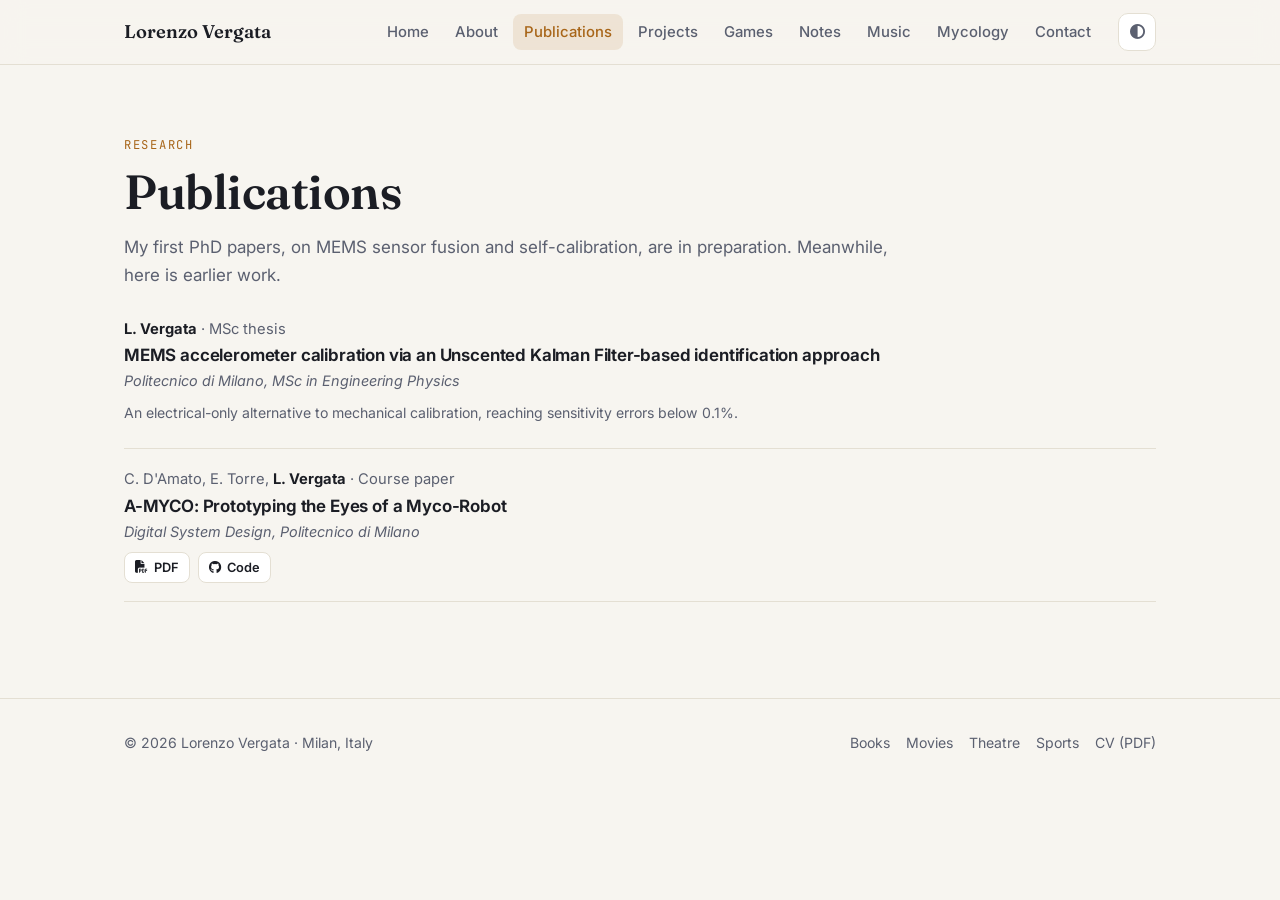
<file: publications.html>
<!DOCTYPE html>
<html lang="en">
<head>
    <meta charset="UTF-8">
    <meta name="viewport" content="width=device-width, initial-scale=1.0">
    <title>Publications · Lorenzo Vergata</title>
    <meta name="description" content="Lorenzo Vergata: PhD student in Civil Engineering at Politecnico di Milano and Game Design student at AIV.">
    <meta property="og:title" content="Publications · Lorenzo Vergata">
    <meta property="og:description" content="Lorenzo Vergata: PhD student in Civil Engineering at Politecnico di Milano and Game Design student at AIV.">
    <meta property="og:image" content="images/avatar.png">
    <link rel="icon" href="images/avatar.png">
    <script>try{var t=localStorage.getItem('theme');if(t==='light'||t==='dark')document.documentElement.setAttribute('data-theme',t);}catch(e){}</script>
    <link rel="preconnect" href="https://fonts.googleapis.com">
    <link rel="preconnect" href="https://fonts.gstatic.com" crossorigin>
    <link rel="stylesheet" href="https://fonts.googleapis.com/css2?family=Fraunces:ital,opsz,wght@0,9..144,500;0,9..144,600;1,9..144,500&family=Inter:wght@400;500;600;700&family=JetBrains+Mono:wght@500;600&display=swap">
    <link rel="stylesheet" href="https://cdnjs.cloudflare.com/ajax/libs/font-awesome/6.5.1/css/all.min.css">
    <link rel="stylesheet" href="css/style.css">
</head>
<body>
    <header class="navbar">
        <div class="container">
            <a class="brand" href="index.html">Lorenzo Vergata</a>
            <ul class="nav-links">
                <li><a href="index.html">Home</a></li>
                <li><a href="about.html">About</a></li>
                <li><a href="publications.html">Publications</a></li>
                <li><a href="projects.html">Projects</a></li>
                <li><a href="videogames.html">Games</a></li>
                <li><a href="notes.html">Notes</a></li>
                <li><a href="music.html">Music</a></li>
                <li><a href="mycology.html">Mycology</a></li>
                <li><a href="contact.html">Contact</a></li>
            </ul>
            <button class="icon-btn theme-btn" type="button" aria-label="Change theme"><i class="fas fa-circle-half-stroke"></i></button>
            <button class="icon-btn menu-btn" type="button" aria-label="Open menu" aria-expanded="false"><i class="fas fa-bars"></i></button>
        </div>
    </header>

    <main>
        <section class="page-header">
            <div class="container">
                <span class="kicker">Research</span>
                <h1>Publications</h1>
                <p>My first PhD papers, on MEMS sensor fusion and self-calibration, are in preparation. Meanwhile, here is earlier work.</p>
            </div>
        </section>
        <section class="section" style="border-top:0;padding-top:0"><div class="container">
<ul class="pub-list">
<li class="pub reveal">
    <div class="authors"><strong>L. Vergata</strong> · MSc thesis</div>
    <h3>MEMS accelerometer calibration via an Unscented Kalman Filter-based identification approach</h3>
    <div class="venue">Politecnico di Milano, MSc in Engineering Physics</div>
    <p class="tl-meta">An electrical-only alternative to mechanical calibration, reaching sensitivity errors below 0.1%.</p>
</li>
<li class="pub reveal">
    <div class="authors">C. D'Amato, E. Torre, <strong>L. Vergata</strong> · Course paper</div>
    <h3>A-MYCO: Prototyping the Eyes of a Myco-Robot</h3>
    <div class="venue">Digital System Design, Politecnico di Milano</div>
    <div class="links" style="display:flex;gap:8px;flex-wrap:wrap"><a class="chip" href="files/projects/DSD_Group_11___IEEE_Conference_Template.pdf" target="_blank"><i class="fas fa-file-pdf"></i> PDF</a><a class="chip" href="https://github.com/Penzo00/AMYCO-Robot" target="_blank" rel="noopener"><i class="fab fa-github"></i> Code</a></div>
</li>
</ul>
        </div></section>
    </main>

    <footer>
        <div class="container">
            <span>© <span id="year">2026</span> Lorenzo Vergata · Milan, Italy</span>
            <nav><a href="books.html">Books</a> <a href="movies.html">Movies</a> <a href="theatre.html">Theatre</a> <a href="sports.html">Sports</a> <a href="files/cv/Lorenzo_Vergata_CV.pdf">CV (PDF)</a></nav>
        </div>
    </footer>

    <script src="js/script.js"></script>
</body>
</html>
</file>
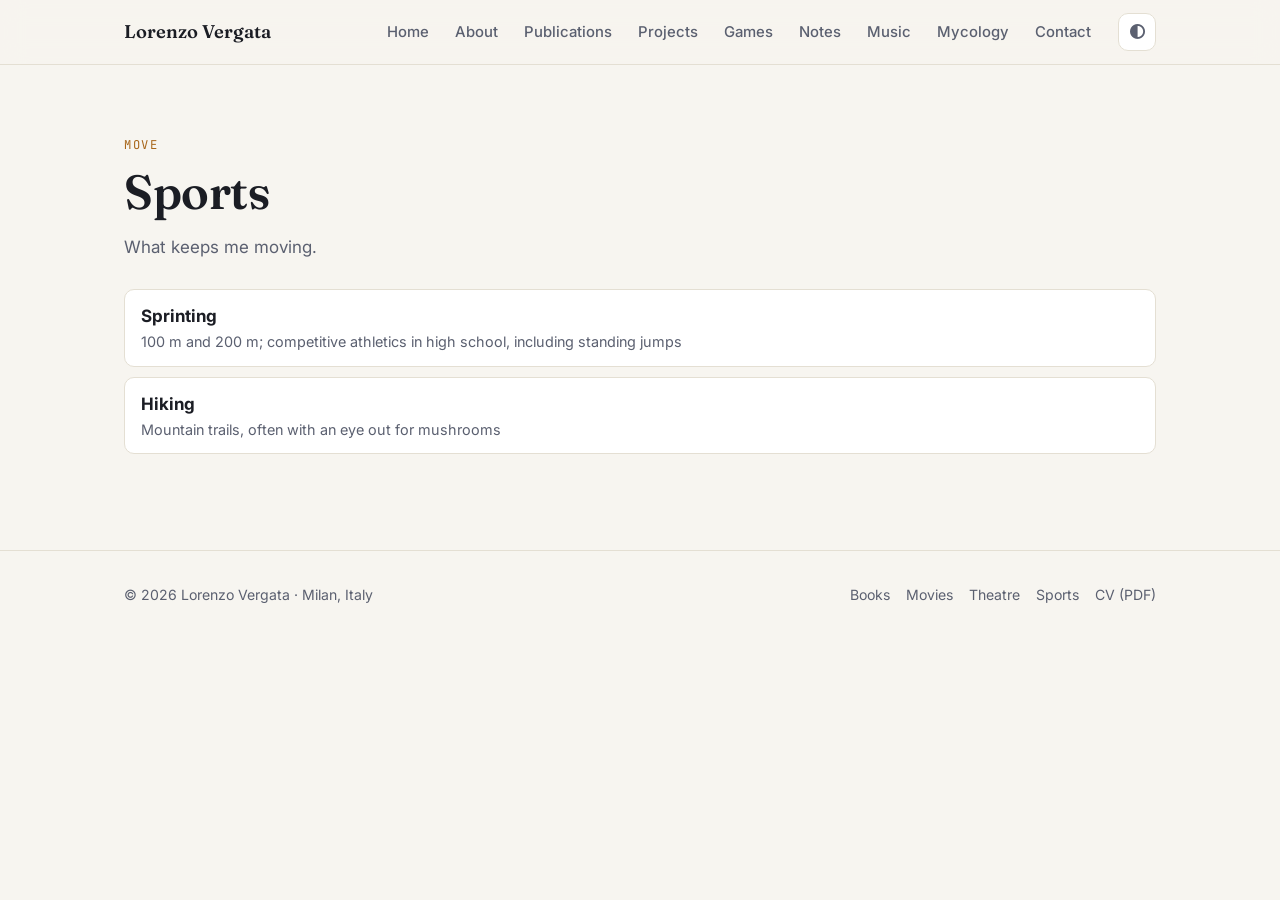
<file: sports.html>
<!DOCTYPE html>
<html lang="en">
<head>
    <meta charset="UTF-8">
    <meta name="viewport" content="width=device-width, initial-scale=1.0">
    <title>Sports · Lorenzo Vergata</title>
    <meta name="description" content="Lorenzo Vergata: PhD student in Civil Engineering at Politecnico di Milano and Game Design student at AIV.">
    <meta property="og:title" content="Sports · Lorenzo Vergata">
    <meta property="og:description" content="Lorenzo Vergata: PhD student in Civil Engineering at Politecnico di Milano and Game Design student at AIV.">
    <meta property="og:image" content="images/avatar.png">
    <link rel="icon" href="images/avatar.png">
    <script>try{var t=localStorage.getItem('theme');if(t==='light'||t==='dark')document.documentElement.setAttribute('data-theme',t);}catch(e){}</script>
    <link rel="preconnect" href="https://fonts.googleapis.com">
    <link rel="preconnect" href="https://fonts.gstatic.com" crossorigin>
    <link rel="stylesheet" href="https://fonts.googleapis.com/css2?family=Fraunces:ital,opsz,wght@0,9..144,500;0,9..144,600;1,9..144,500&family=Inter:wght@400;500;600;700&family=JetBrains+Mono:wght@500;600&display=swap">
    <link rel="stylesheet" href="https://cdnjs.cloudflare.com/ajax/libs/font-awesome/6.5.1/css/all.min.css">
    <link rel="stylesheet" href="css/style.css">
</head>
<body>
    <header class="navbar">
        <div class="container">
            <a class="brand" href="index.html">Lorenzo Vergata</a>
            <ul class="nav-links">
                <li><a href="index.html">Home</a></li>
                <li><a href="about.html">About</a></li>
                <li><a href="publications.html">Publications</a></li>
                <li><a href="projects.html">Projects</a></li>
                <li><a href="videogames.html">Games</a></li>
                <li><a href="notes.html">Notes</a></li>
                <li><a href="music.html">Music</a></li>
                <li><a href="mycology.html">Mycology</a></li>
                <li><a href="contact.html">Contact</a></li>
            </ul>
            <button class="icon-btn theme-btn" type="button" aria-label="Change theme"><i class="fas fa-circle-half-stroke"></i></button>
            <button class="icon-btn menu-btn" type="button" aria-label="Open menu" aria-expanded="false"><i class="fas fa-bars"></i></button>
        </div>
    </header>

    <main>
        <section class="page-header">
            <div class="container">
                <span class="kicker">Move</span>
                <h1>Sports</h1>
                <p>What keeps me moving.</p>
            </div>
        </section>
        <section class="section" style="border-top:0;padding-top:0"><div class="container">
            <ul class="item-list"><li><strong>Sprinting</strong><div class="sub">100 m and 200 m; competitive athletics in high school, including standing jumps</div></li><li><strong>Hiking</strong><div class="sub">Mountain trails, often with an eye out for mushrooms</div></li></ul>
        </div></section>
    </main>

    <footer>
        <div class="container">
            <span>© <span id="year">2026</span> Lorenzo Vergata · Milan, Italy</span>
            <nav><a href="books.html">Books</a> <a href="movies.html">Movies</a> <a href="theatre.html">Theatre</a> <a href="sports.html">Sports</a> <a href="files/cv/Lorenzo_Vergata_CV.pdf">CV (PDF)</a></nav>
        </div>
    </footer>

    <script src="js/script.js"></script>
</body>
</html>
</file>
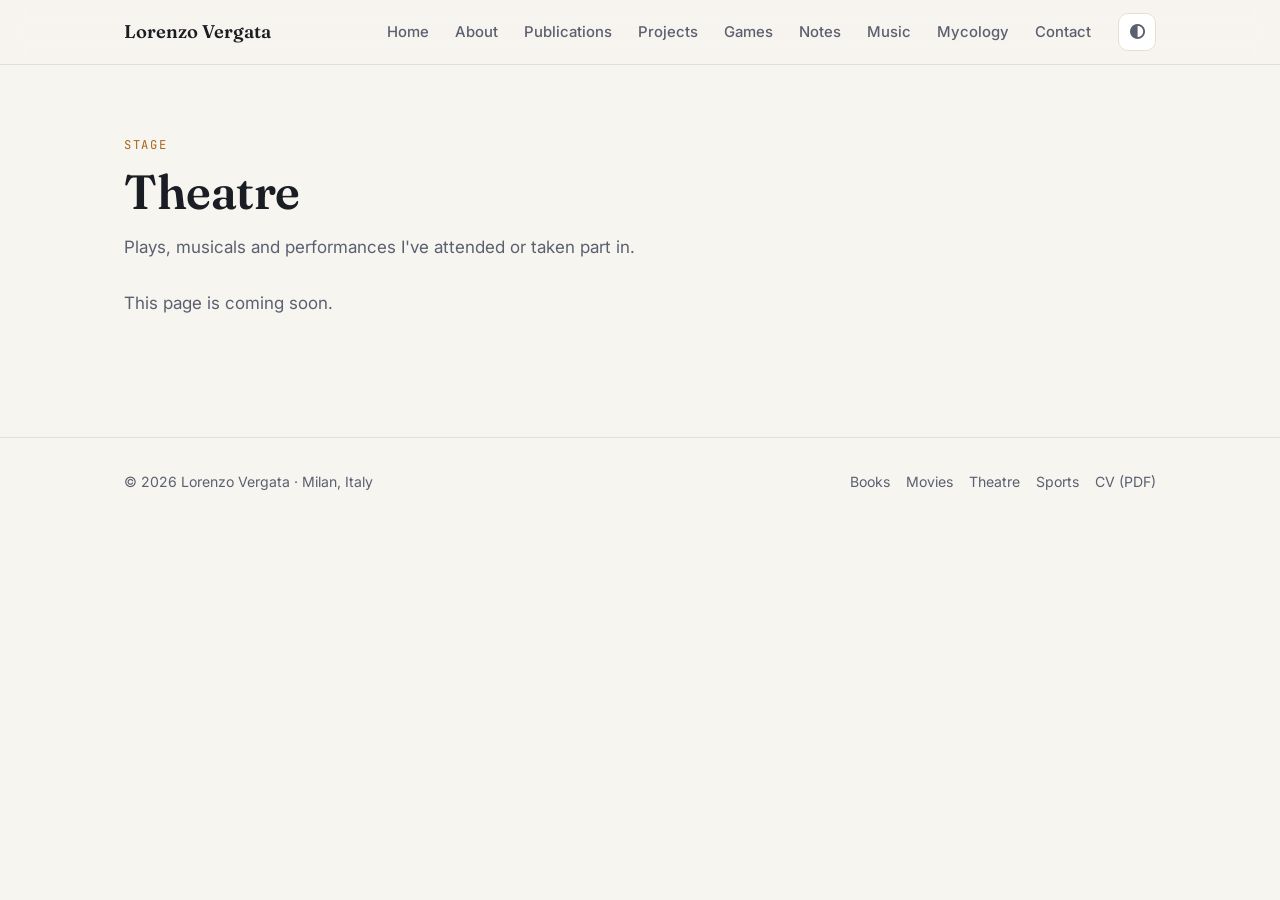
<file: theatre.html>
<!DOCTYPE html>
<html lang="en">
<head>
    <meta charset="UTF-8">
    <meta name="viewport" content="width=device-width, initial-scale=1.0">
    <title>Theatre · Lorenzo Vergata</title>
    <meta name="description" content="Lorenzo Vergata: PhD student in Civil Engineering at Politecnico di Milano and Game Design student at AIV.">
    <meta property="og:title" content="Theatre · Lorenzo Vergata">
    <meta property="og:description" content="Lorenzo Vergata: PhD student in Civil Engineering at Politecnico di Milano and Game Design student at AIV.">
    <meta property="og:image" content="images/avatar.png">
    <link rel="icon" href="images/avatar.png">
    <script>try{var t=localStorage.getItem('theme');if(t==='light'||t==='dark')document.documentElement.setAttribute('data-theme',t);}catch(e){}</script>
    <link rel="preconnect" href="https://fonts.googleapis.com">
    <link rel="preconnect" href="https://fonts.gstatic.com" crossorigin>
    <link rel="stylesheet" href="https://fonts.googleapis.com/css2?family=Fraunces:ital,opsz,wght@0,9..144,500;0,9..144,600;1,9..144,500&family=Inter:wght@400;500;600;700&family=JetBrains+Mono:wght@500;600&display=swap">
    <link rel="stylesheet" href="https://cdnjs.cloudflare.com/ajax/libs/font-awesome/6.5.1/css/all.min.css">
    <link rel="stylesheet" href="css/style.css">
</head>
<body>
    <header class="navbar">
        <div class="container">
            <a class="brand" href="index.html">Lorenzo Vergata</a>
            <ul class="nav-links">
                <li><a href="index.html">Home</a></li>
                <li><a href="about.html">About</a></li>
                <li><a href="publications.html">Publications</a></li>
                <li><a href="projects.html">Projects</a></li>
                <li><a href="videogames.html">Games</a></li>
                <li><a href="notes.html">Notes</a></li>
                <li><a href="music.html">Music</a></li>
                <li><a href="mycology.html">Mycology</a></li>
                <li><a href="contact.html">Contact</a></li>
            </ul>
            <button class="icon-btn theme-btn" type="button" aria-label="Change theme"><i class="fas fa-circle-half-stroke"></i></button>
            <button class="icon-btn menu-btn" type="button" aria-label="Open menu" aria-expanded="false"><i class="fas fa-bars"></i></button>
        </div>
    </header>

    <main>
        <section class="page-header">
            <div class="container">
                <span class="kicker">Stage</span>
                <h1>Theatre</h1>
                <p>Plays, musicals and performances I've attended or taken part in.</p>
            </div>
        </section>
        <section class="section" style="border-top:0;padding-top:0"><div class="container">
            <p class="lead">This page is coming soon.</p>
        </div></section>
    </main>

    <footer>
        <div class="container">
            <span>© <span id="year">2026</span> Lorenzo Vergata · Milan, Italy</span>
            <nav><a href="books.html">Books</a> <a href="movies.html">Movies</a> <a href="theatre.html">Theatre</a> <a href="sports.html">Sports</a> <a href="files/cv/Lorenzo_Vergata_CV.pdf">CV (PDF)</a></nav>
        </div>
    </footer>

    <script src="js/script.js"></script>
</body>
</html>
</file>
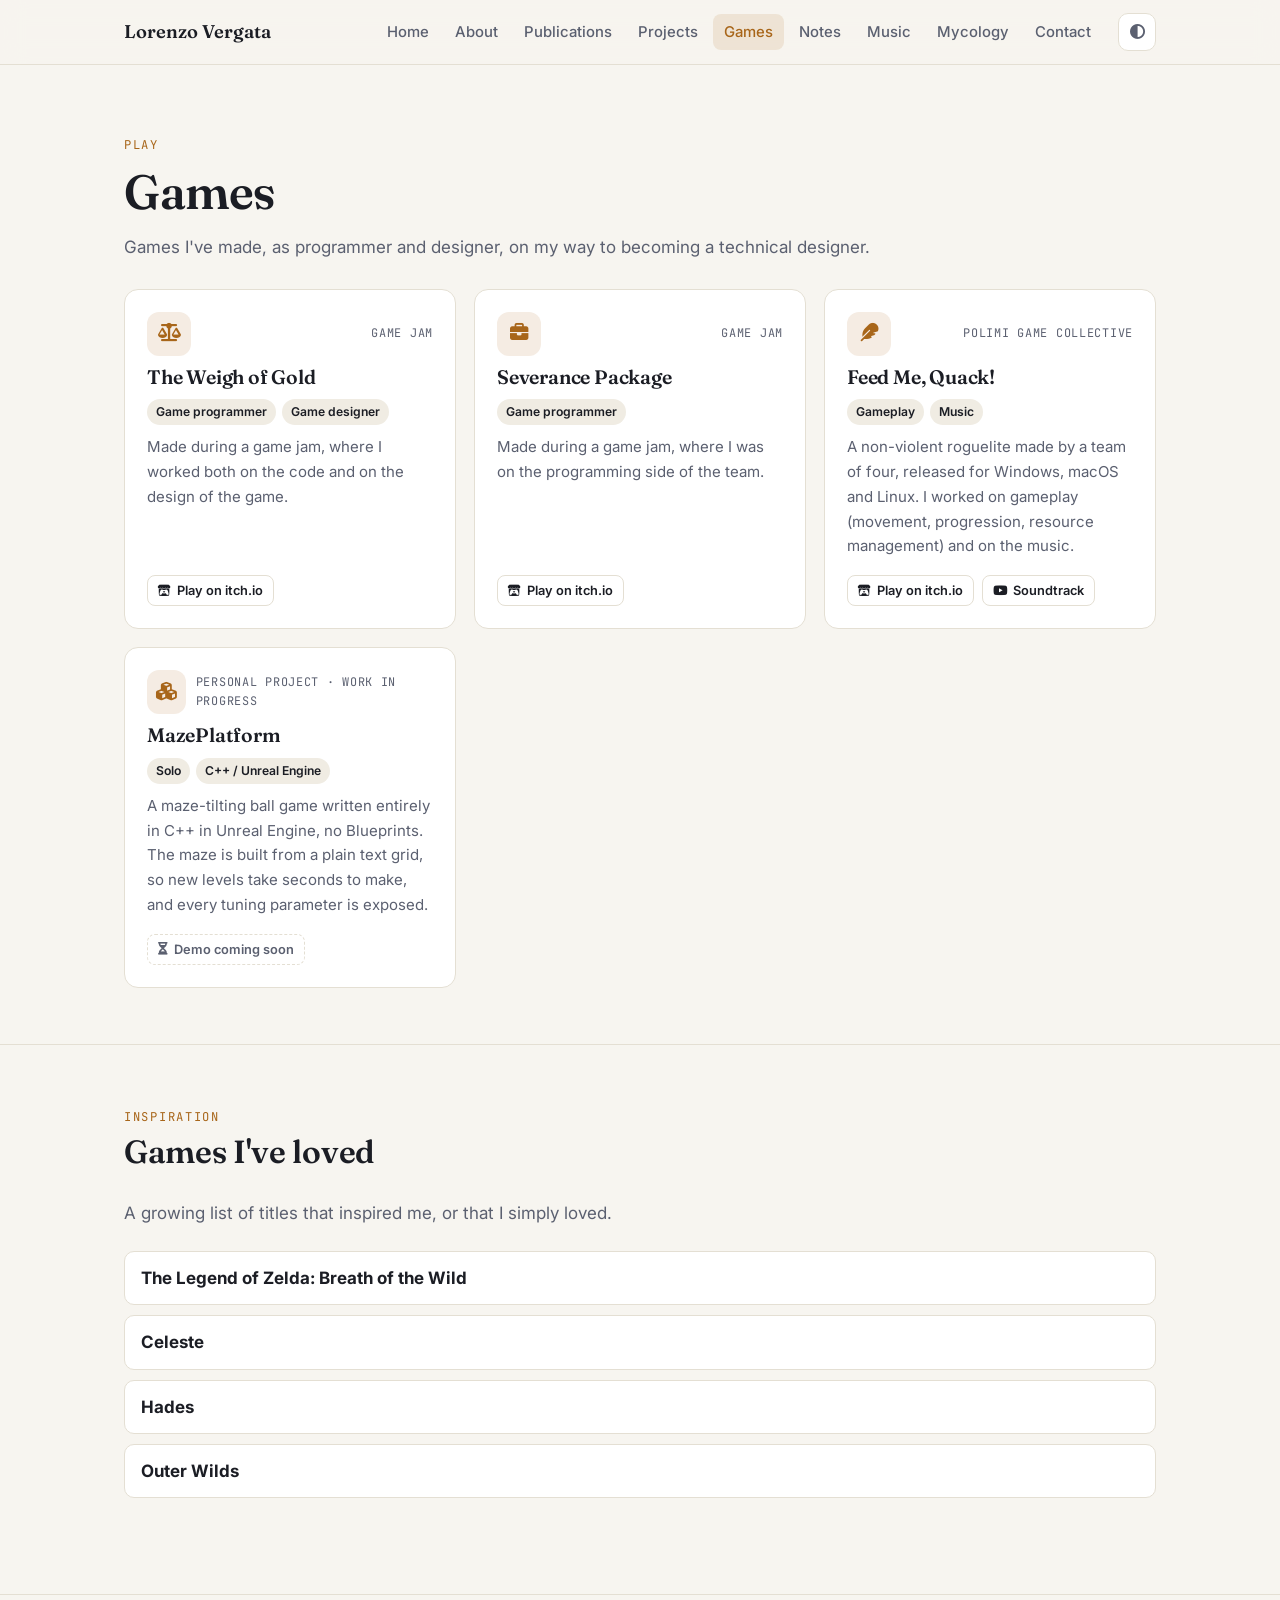
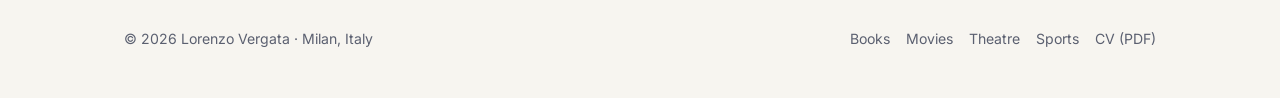
<file: videogames.html>
<!DOCTYPE html>
<html lang="en">
<head>
    <meta charset="UTF-8">
    <meta name="viewport" content="width=device-width, initial-scale=1.0">
    <title>Games · Lorenzo Vergata</title>
    <meta name="description" content="Lorenzo Vergata: PhD student in Civil Engineering at Politecnico di Milano and Game Design student at AIV.">
    <meta property="og:title" content="Games · Lorenzo Vergata">
    <meta property="og:description" content="Lorenzo Vergata: PhD student in Civil Engineering at Politecnico di Milano and Game Design student at AIV.">
    <meta property="og:image" content="images/avatar.png">
    <link rel="icon" href="images/avatar.png">
    <script>try{var t=localStorage.getItem('theme');if(t==='light'||t==='dark')document.documentElement.setAttribute('data-theme',t);}catch(e){}</script>
    <link rel="preconnect" href="https://fonts.googleapis.com">
    <link rel="preconnect" href="https://fonts.gstatic.com" crossorigin>
    <link rel="stylesheet" href="https://fonts.googleapis.com/css2?family=Fraunces:ital,opsz,wght@0,9..144,500;0,9..144,600;1,9..144,500&family=Inter:wght@400;500;600;700&family=JetBrains+Mono:wght@500;600&display=swap">
    <link rel="stylesheet" href="https://cdnjs.cloudflare.com/ajax/libs/font-awesome/6.5.1/css/all.min.css">
    <link rel="stylesheet" href="css/style.css">
</head>
<body>
    <header class="navbar">
        <div class="container">
            <a class="brand" href="index.html">Lorenzo Vergata</a>
            <ul class="nav-links">
                <li><a href="index.html">Home</a></li>
                <li><a href="about.html">About</a></li>
                <li><a href="publications.html">Publications</a></li>
                <li><a href="projects.html">Projects</a></li>
                <li><a href="videogames.html">Games</a></li>
                <li><a href="notes.html">Notes</a></li>
                <li><a href="music.html">Music</a></li>
                <li><a href="mycology.html">Mycology</a></li>
                <li><a href="contact.html">Contact</a></li>
            </ul>
            <button class="icon-btn theme-btn" type="button" aria-label="Change theme"><i class="fas fa-circle-half-stroke"></i></button>
            <button class="icon-btn menu-btn" type="button" aria-label="Open menu" aria-expanded="false"><i class="fas fa-bars"></i></button>
        </div>
    </header>

    <main>
        <section class="page-header">
            <div class="container">
                <span class="kicker">Play</span>
                <h1>Games</h1>
                <p>Games I've made, as programmer and designer, on my way to becoming a technical designer.</p>
            </div>
        </section>
        <section class="section" style="border-top:0;padding-top:0"><div class="container">
<div class="grid">
<article class="card reveal">
    <div class="card-top"><div class="card-icon"><i class="fas fa-scale-balanced"></i></div><span class="meta">Game jam</span></div>
    <h3>The Weigh of Gold</h3>
    <div class="roles"><span class="role-pill">Game programmer</span><span class="role-pill">Game designer</span></div>
    <p>Made during a game jam, where I worked both on the code and on the design of the game.</p>
    <div class="links"><a class="chip" href="https://gabris-games.itch.io/the-weigh-of-gold" target="_blank" rel="noopener"><i class="fab fa-itch-io"></i> Play on itch.io</a></div>
</article>
<article class="card reveal">
    <div class="card-top"><div class="card-icon"><i class="fas fa-briefcase"></i></div><span class="meta">Game jam</span></div>
    <h3>Severance Package</h3>
    <div class="roles"><span class="role-pill">Game programmer</span></div>
    <p>Made during a game jam, where I was on the programming side of the team.</p>
    <div class="links"><a class="chip" href="https://gaetanostrong.itch.io/severancepackage" target="_blank" rel="noopener"><i class="fab fa-itch-io"></i> Play on itch.io</a></div>
</article>
<article class="card reveal">
    <div class="card-top"><div class="card-icon"><i class="fas fa-feather"></i></div><span class="meta">POLIMI Game Collective</span></div>
    <h3>Feed Me, Quack!</h3>
    <div class="roles"><span class="role-pill">Gameplay</span><span class="role-pill">Music</span></div>
    <p>A non-violent roguelite made by a team of four, released for Windows, macOS and Linux. I worked on gameplay (movement, progression, resource management) and on the music.</p>
    <div class="links"><a class="chip" href="https://polimi-game-collective.itch.io/feed-me-quack" target="_blank" rel="noopener"><i class="fab fa-itch-io"></i> Play on itch.io</a><a class="chip" href="https://youtube.com/playlist?list=PL4NXnjC2Ge8k98CCdnWOxEuFNA-fYNRNS&si=g8nIo1FvPJ-actdr" target="_blank" rel="noopener"><i class="fab fa-youtube"></i> Soundtrack</a></div>
</article>
<article class="card reveal">
    <div class="card-top"><div class="card-icon"><i class="fas fa-cubes"></i></div><span class="meta">Personal project · work in progress</span></div>
    <h3>MazePlatform</h3>
    <div class="roles"><span class="role-pill">Solo</span><span class="role-pill">C++ / Unreal Engine</span></div>
    <p>A maze-tilting ball game written entirely in C++ in Unreal Engine, no Blueprints. The maze is built from a plain text grid, so new levels take seconds to make, and every tuning parameter is exposed.</p>
    <div class="links"><span class="chip disabled"><i class="fas fa-hourglass-half"></i> Demo coming soon</span></div>
</article>
</div>
        </div></section>
        <section class="section"><div class="container">
            <div class="section-head"><div><span class="kicker">Inspiration</span><h2>Games I've loved</h2></div></div>
            <p class="lead">A growing list of titles that inspired me, or that I simply loved.</p>
            <ul class="item-list"><li><strong>The Legend of Zelda: Breath of the Wild</strong></li><li><strong>Celeste</strong></li><li><strong>Hades</strong></li><li><strong>Outer Wilds</strong></li></ul>
        </div></section>
    </main>

    <footer>
        <div class="container">
            <span>© <span id="year">2026</span> Lorenzo Vergata · Milan, Italy</span>
            <nav><a href="books.html">Books</a> <a href="movies.html">Movies</a> <a href="theatre.html">Theatre</a> <a href="sports.html">Sports</a> <a href="files/cv/Lorenzo_Vergata_CV.pdf">CV (PDF)</a></nav>
        </div>
    </footer>

    <script src="js/script.js"></script>
</body>
</html>
</file>
<file: css/style.css>
/* ==========================================================
   Lorenzo Vergata — personal site
   Light / dark / auto theme, brass accent (for the trumpet)
   ========================================================== */

:root {
    --bg: #f7f5f0;
    --surface: #ffffff;
    --surface-2: #f0ece3;
    --text: #1b1d24;
    --muted: #5b6070;
    --border: #e4dfd3;
    --accent: #a8661a;
    --accent-soft: rgba(168, 102, 26, 0.12);
    --link: #1f4e79;
    --ok: #1f7a4d;
    --ok-soft: rgba(31, 122, 77, 0.12);
    --wip: #a8661a;
    --wip-soft: rgba(168, 102, 26, 0.12);
    --shadow: 0 1px 2px rgba(20, 20, 30, 0.04), 0 8px 24px rgba(20, 20, 30, 0.06);
    --radius: 14px;
    --serif: "Fraunces", Georgia, "Times New Roman", serif;
    --sans: "Inter", "Segoe UI", system-ui, -apple-system, sans-serif;
    --mono: "JetBrains Mono", ui-monospace, "SFMono-Regular", Menlo, monospace;
    color-scheme: light;
}

@media (prefers-color-scheme: dark) {
    :root:not([data-theme="light"]) {
        --bg: #0d1016;
        --surface: #151a23;
        --surface-2: #1b212c;
        --text: #ebe8e1;
        --muted: #9aa1ad;
        --border: #262d3a;
        --accent: #e4a845;
        --accent-soft: rgba(228, 168, 69, 0.14);
        --link: #8fb8e8;
        --ok: #5fd39a;
        --ok-soft: rgba(95, 211, 154, 0.13);
        --wip: #e4a845;
        --wip-soft: rgba(228, 168, 69, 0.14);
        --shadow: 0 1px 2px rgba(0, 0, 0, 0.3), 0 10px 30px rgba(0, 0, 0, 0.35);
        color-scheme: dark;
    }
}

:root[data-theme="dark"] {
    --bg: #0d1016;
    --surface: #151a23;
    --surface-2: #1b212c;
    --text: #ebe8e1;
    --muted: #9aa1ad;
    --border: #262d3a;
    --accent: #e4a845;
    --accent-soft: rgba(228, 168, 69, 0.14);
    --link: #8fb8e8;
    --ok: #5fd39a;
    --ok-soft: rgba(95, 211, 154, 0.13);
    --wip: #e4a845;
    --wip-soft: rgba(228, 168, 69, 0.14);
    --shadow: 0 1px 2px rgba(0, 0, 0, 0.3), 0 10px 30px rgba(0, 0, 0, 0.35);
    color-scheme: dark;
}

/* ---------- Base ---------- */
*, *::before, *::after { box-sizing: border-box; margin: 0; padding: 0; }

html { scroll-behavior: smooth; scroll-padding-top: 84px; }

body {
    background: var(--bg);
    color: var(--text);
    font-family: var(--sans);
    font-size: 17px;
    line-height: 1.65;
    -webkit-font-smoothing: antialiased;
    transition: background-color .25s, color .25s;
}

a { color: var(--link); text-decoration: none; }
a:hover { text-decoration: underline; text-underline-offset: 3px; }

img { max-width: 100%; display: block; }

h1, h2, h3 { font-family: var(--serif); font-weight: 600; line-height: 1.2; letter-spacing: -0.01em; }

code { font-family: var(--mono); font-size: .88em; background: var(--surface-2); padding: .1em .35em; border-radius: 4px; }

.container { width: 100%; max-width: 1080px; margin: 0 auto; padding: 0 24px; }

/* ---------- Navbar ---------- */
.navbar {
    position: sticky; top: 0; z-index: 50;
    background: color-mix(in srgb, var(--bg) 82%, transparent);
    backdrop-filter: saturate(160%) blur(12px);
    -webkit-backdrop-filter: saturate(160%) blur(12px);
    border-bottom: 1px solid var(--border);
}
.navbar .container { display: flex; align-items: center; gap: 16px; height: 64px; }
.brand { font-family: var(--serif); font-weight: 600; font-size: 1.15rem; color: var(--text); white-space: nowrap; }
.brand:hover { text-decoration: none; color: var(--accent); }
.nav-links { display: flex; gap: 4px; margin-left: auto; list-style: none; }
.nav-links a {
    display: block; padding: 6px 11px; border-radius: 8px;
    color: var(--muted); font-size: .93rem; font-weight: 500;
}
.nav-links a:hover { color: var(--text); background: var(--surface-2); text-decoration: none; }
.nav-links a.active { color: var(--accent); background: var(--accent-soft); }

.icon-btn {
    display: inline-grid; place-items: center;
    width: 38px; height: 38px; border-radius: 10px;
    border: 1px solid var(--border); background: var(--surface);
    color: var(--muted); cursor: pointer; font-size: .95rem;
}
.icon-btn:hover { color: var(--accent); border-color: var(--accent); }
.menu-btn { display: none; }

/* ---------- Hero (home) ---------- */
.hero { padding: 72px 0 48px; }
.hero-grid { display: grid; grid-template-columns: 280px 1fr; gap: 56px; align-items: start; }
.profile { text-align: center; }
.avatar {
    width: 220px; height: 220px; margin: 0 auto 20px;
    border-radius: 50%; object-fit: cover;
    border: 4px solid var(--surface);
    box-shadow: 0 0 0 2px var(--accent), var(--shadow);
}
.profile h1 { font-size: 1.9rem; margin-bottom: 4px; }
.profile .role { color: var(--muted); font-size: .98rem; line-height: 1.45; }
.profile .role a { color: var(--link); }
.socials { display: flex; flex-wrap: wrap; justify-content: center; gap: 6px; margin-top: 18px; }
.socials a {
    width: 36px; height: 36px; display: grid; place-items: center;
    border-radius: 50%; color: var(--muted); font-size: 1.05rem;
}
.socials a:hover { color: var(--accent); background: var(--accent-soft); text-decoration: none; }

.hero-text .kicker { margin-bottom: 10px; }
.hero-text h2 { font-size: clamp(2rem, 4vw, 2.8rem); margin-bottom: 18px; }
.hero-text h2 em { font-style: italic; color: var(--accent); }
.hero-text p { color: var(--muted); margin-bottom: 14px; max-width: 62ch; }
.hero-text p strong { color: var(--text); font-weight: 600; }

.cta-row { display: flex; flex-wrap: wrap; gap: 10px; margin: 22px 0 30px; }
.btn {
    display: inline-flex; align-items: center; gap: 8px;
    padding: 9px 16px; border-radius: 10px; font-weight: 600; font-size: .93rem;
    border: 1px solid var(--border); background: var(--surface); color: var(--text);
}
.btn:hover { border-color: var(--accent); color: var(--accent); text-decoration: none; }
.btn.primary { background: var(--accent); border-color: var(--accent); color: #fff; }
:root[data-theme="dark"] .btn.primary { color: #14110b; }
@media (prefers-color-scheme: dark) { :root:not([data-theme="light"]) .btn.primary { color: #14110b; } }
.btn.primary:hover { filter: brightness(1.08); color: inherit; }
.btn.primary:hover { color: #fff; }

.two-col { display: grid; grid-template-columns: 1fr 1fr; gap: 32px; }
.mini-title { font-family: var(--mono); font-size: .75rem; letter-spacing: .12em; text-transform: uppercase; color: var(--muted); margin-bottom: 10px; }
.icon-list { list-style: none; }
.icon-list li { display: flex; gap: 12px; margin-bottom: 10px; font-size: .95rem; line-height: 1.45; }
.icon-list i { color: var(--accent); width: 18px; margin-top: 3px; flex-shrink: 0; text-align: center; }
.icon-list .sub { display: block; color: var(--muted); font-size: .86rem; }

/* ---------- Sections ---------- */
.section { padding: 56px 0; border-top: 1px solid var(--border); }
.section-head { display: flex; align-items: end; justify-content: space-between; gap: 16px; margin-bottom: 28px; flex-wrap: wrap; }
.kicker { font-family: var(--mono); font-size: .76rem; letter-spacing: .14em; text-transform: uppercase; color: var(--accent); }
.section-head h2 { font-size: 2rem; margin-top: 4px; }
.section-head .more { font-weight: 600; font-size: .93rem; }
.lead { color: var(--muted); max-width: 70ch; margin-bottom: 24px; }

/* ---------- Page header (subpages) ---------- */
.page-header { padding: 64px 0 28px; }
.page-header h1 { font-size: clamp(2.1rem, 5vw, 3rem); margin: 6px 0 12px; }
.page-header p { color: var(--muted); max-width: 70ch; }
.prose { max-width: 72ch; }
.prose p { margin-bottom: 16px; }
.prose h2 { font-size: 1.5rem; margin: 36px 0 12px; }
.prose ul { padding-left: 1.2rem; margin-bottom: 16px; }
.prose li { margin-bottom: 6px; }

/* ---------- Timeline ---------- */
.timeline { list-style: none; position: relative; }
.timeline::before { content: ""; position: absolute; left: 21px; top: 8px; bottom: 8px; width: 2px; background: var(--border); }
.tl-item { position: relative; display: grid; grid-template-columns: 44px 1fr; gap: 18px; padding-bottom: 28px; }
.tl-item:last-child { padding-bottom: 0; }
.tl-dot {
    width: 44px; height: 44px; border-radius: 12px; z-index: 1;
    display: grid; place-items: center;
    background: var(--surface); border: 1px solid var(--border); color: var(--accent);
}
.tl-item.current .tl-dot { background: var(--accent); color: var(--surface); border-color: var(--accent); }
.tl-body h3 { font-family: var(--sans); font-size: 1.05rem; font-weight: 650; }
.tl-meta { color: var(--muted); font-size: .88rem; margin: 2px 0 6px; }
.tl-meta a { font-weight: 500; }
.tl-body p { font-size: .95rem; }
.tag-now { font-family: var(--mono); font-size: .68rem; letter-spacing: .08em; text-transform: uppercase; color: var(--accent); background: var(--accent-soft); padding: 2px 8px; border-radius: 99px; margin-left: 8px; vertical-align: 2px; }

/* ---------- Cards ---------- */
.grid { display: grid; grid-template-columns: repeat(auto-fill, minmax(300px, 1fr)); gap: 18px; }
.grid.compact { grid-template-columns: repeat(auto-fill, minmax(250px, 1fr)); }
.card {
    background: var(--surface); border: 1px solid var(--border); border-radius: var(--radius);
    padding: 22px; display: flex; flex-direction: column; gap: 10px;
    transition: transform .2s, box-shadow .2s, border-color .2s;
}
.card:hover { transform: translateY(-3px); box-shadow: var(--shadow); border-color: color-mix(in srgb, var(--accent) 40%, var(--border)); }
.card h3 { font-size: 1.22rem; }
.card p { color: var(--muted); font-size: .94rem; }
.card .meta { font-family: var(--mono); font-size: .74rem; letter-spacing: .06em; text-transform: uppercase; color: var(--muted); }
.card .links { margin-top: auto; padding-top: 6px; display: flex; flex-wrap: wrap; gap: 8px; }
.card-icon {
    width: 44px; height: 44px; border-radius: 12px; display: grid; place-items: center;
    background: var(--accent-soft); color: var(--accent); font-size: 1.15rem;
}
.card-top { display: flex; align-items: center; justify-content: space-between; gap: 10px; }

.chip {
    display: inline-flex; align-items: center; gap: 6px;
    font-size: .8rem; font-weight: 600; padding: 4px 10px; border-radius: 8px;
    border: 1px solid var(--border); color: var(--text); background: var(--surface);
}
.chip:hover { border-color: var(--accent); color: var(--accent); text-decoration: none; }
.chip.disabled { color: var(--muted); border-style: dashed; pointer-events: none; }

.roles { display: flex; flex-wrap: wrap; gap: 6px; }
.role-pill { font-size: .76rem; font-weight: 600; padding: 3px 9px; border-radius: 99px; background: var(--surface-2); color: var(--text); }

/* status badges for notes */
.badge {
    display: inline-flex; align-items: center; gap: 6px;
    font-family: var(--mono); font-size: .68rem; font-weight: 600; letter-spacing: .08em; text-transform: uppercase;
    padding: 3px 9px; border-radius: 99px; white-space: nowrap;
}
.badge::before { content: ""; width: 6px; height: 6px; border-radius: 50%; background: currentColor; }
.badge.done { color: var(--ok); background: var(--ok-soft); }
.badge.wip { color: var(--wip); background: var(--wip-soft); }

/* filter tabs */
.filters { display: flex; flex-wrap: wrap; gap: 6px; margin-bottom: 22px; }
.filter {
    font: inherit; font-size: .88rem; font-weight: 600; cursor: pointer;
    padding: 6px 14px; border-radius: 99px; border: 1px solid var(--border);
    background: var(--surface); color: var(--muted);
}
.filter:hover { color: var(--text); }
.filter.active { background: var(--text); color: var(--bg); border-color: var(--text); }
.filter .count { opacity: .6; margin-left: 4px; font-weight: 500; }
[data-hidden="true"] { display: none !important; }

/* publications */
.pub-list { list-style: none; }
.pub { padding: 18px 0; border-bottom: 1px solid var(--border); }
.pub:first-child { padding-top: 0; }
.pub .authors { font-size: .92rem; color: var(--muted); }
.pub .authors strong { color: var(--text); }
.pub h3 { font-family: var(--sans); font-size: 1.06rem; font-weight: 650; margin: 4px 0; }
.pub .venue { font-size: .9rem; font-style: italic; color: var(--muted); margin-bottom: 8px; }

/* feature banner (music highlight) */
.feature {
    display: grid; grid-template-columns: auto 1fr; gap: 24px; align-items: center;
    background: linear-gradient(135deg, var(--accent-soft), transparent 70%), var(--surface);
    border: 1px solid var(--border); border-radius: var(--radius); padding: 28px;
}
.feature .big-icon { font-size: 2.6rem; color: var(--accent); width: 72px; text-align: center; }
.feature h3 { font-size: 1.45rem; margin-bottom: 6px; }
.feature p { color: var(--muted); }

/* plain lists on hobby pages */
.item-list { list-style: none; display: grid; gap: 10px; }
.item-list li { background: var(--surface); border: 1px solid var(--border); border-radius: 10px; padding: 12px 16px; }
.item-list .sub { color: var(--muted); font-size: .9rem; }
.species { display: grid; grid-template-columns: repeat(auto-fill, minmax(220px, 1fr)); gap: 10px; list-style: none; }
.species li { background: var(--surface); border: 1px solid var(--border); border-radius: 10px; padding: 10px 14px; font-style: italic; }

/* contact */
.contact-list { list-style: none; display: grid; gap: 12px; }
.contact-list li { display: flex; gap: 14px; align-items: center; }
.contact-list i { width: 40px; height: 40px; display: grid; place-items: center; border-radius: 10px; background: var(--accent-soft); color: var(--accent); }

/* footer */
footer { border-top: 1px solid var(--border); padding: 32px 0 48px; margin-top: 40px; color: var(--muted); font-size: .88rem; }
footer .container { display: flex; justify-content: space-between; gap: 16px; flex-wrap: wrap; }
footer nav { display: flex; gap: 16px; flex-wrap: wrap; }
footer a { color: var(--muted); }
footer a:hover { color: var(--accent); }

/* reveal on scroll */
.reveal { opacity: 0; transform: translateY(12px); transition: opacity .5s ease, transform .5s ease; }
.reveal.in { opacity: 1; transform: none; }
@media (prefers-reduced-motion: reduce) {
    .reveal { opacity: 1; transform: none; transition: none; }
    html { scroll-behavior: auto; }
}

/* ---------- Responsive ---------- */
@media (max-width: 920px) {
    .menu-btn { display: inline-grid; }
    .nav-links {
        display: none; position: absolute; top: 64px; left: 0; right: 0;
        flex-direction: column; gap: 2px; padding: 10px 16px 16px;
        background: var(--bg); border-bottom: 1px solid var(--border);
    }
    .nav-links.open { display: flex; }
    .navbar .theme-btn { margin-left: auto; }
    .hero { padding: 40px 0 32px; }
    .hero-grid { grid-template-columns: 1fr; gap: 28px; }
    .avatar { width: 160px; height: 160px; }
}
@media (max-width: 640px) {
    body { font-size: 16px; }
    .container { padding: 0 16px; }
    .two-col { grid-template-columns: 1fr; gap: 20px; }
    .grid, .grid.compact { grid-template-columns: 1fr; }
    .feature { grid-template-columns: 1fr; text-align: left; }
    .feature .big-icon { width: auto; text-align: left; }
    .section { padding: 44px 0; }
}
</file>
